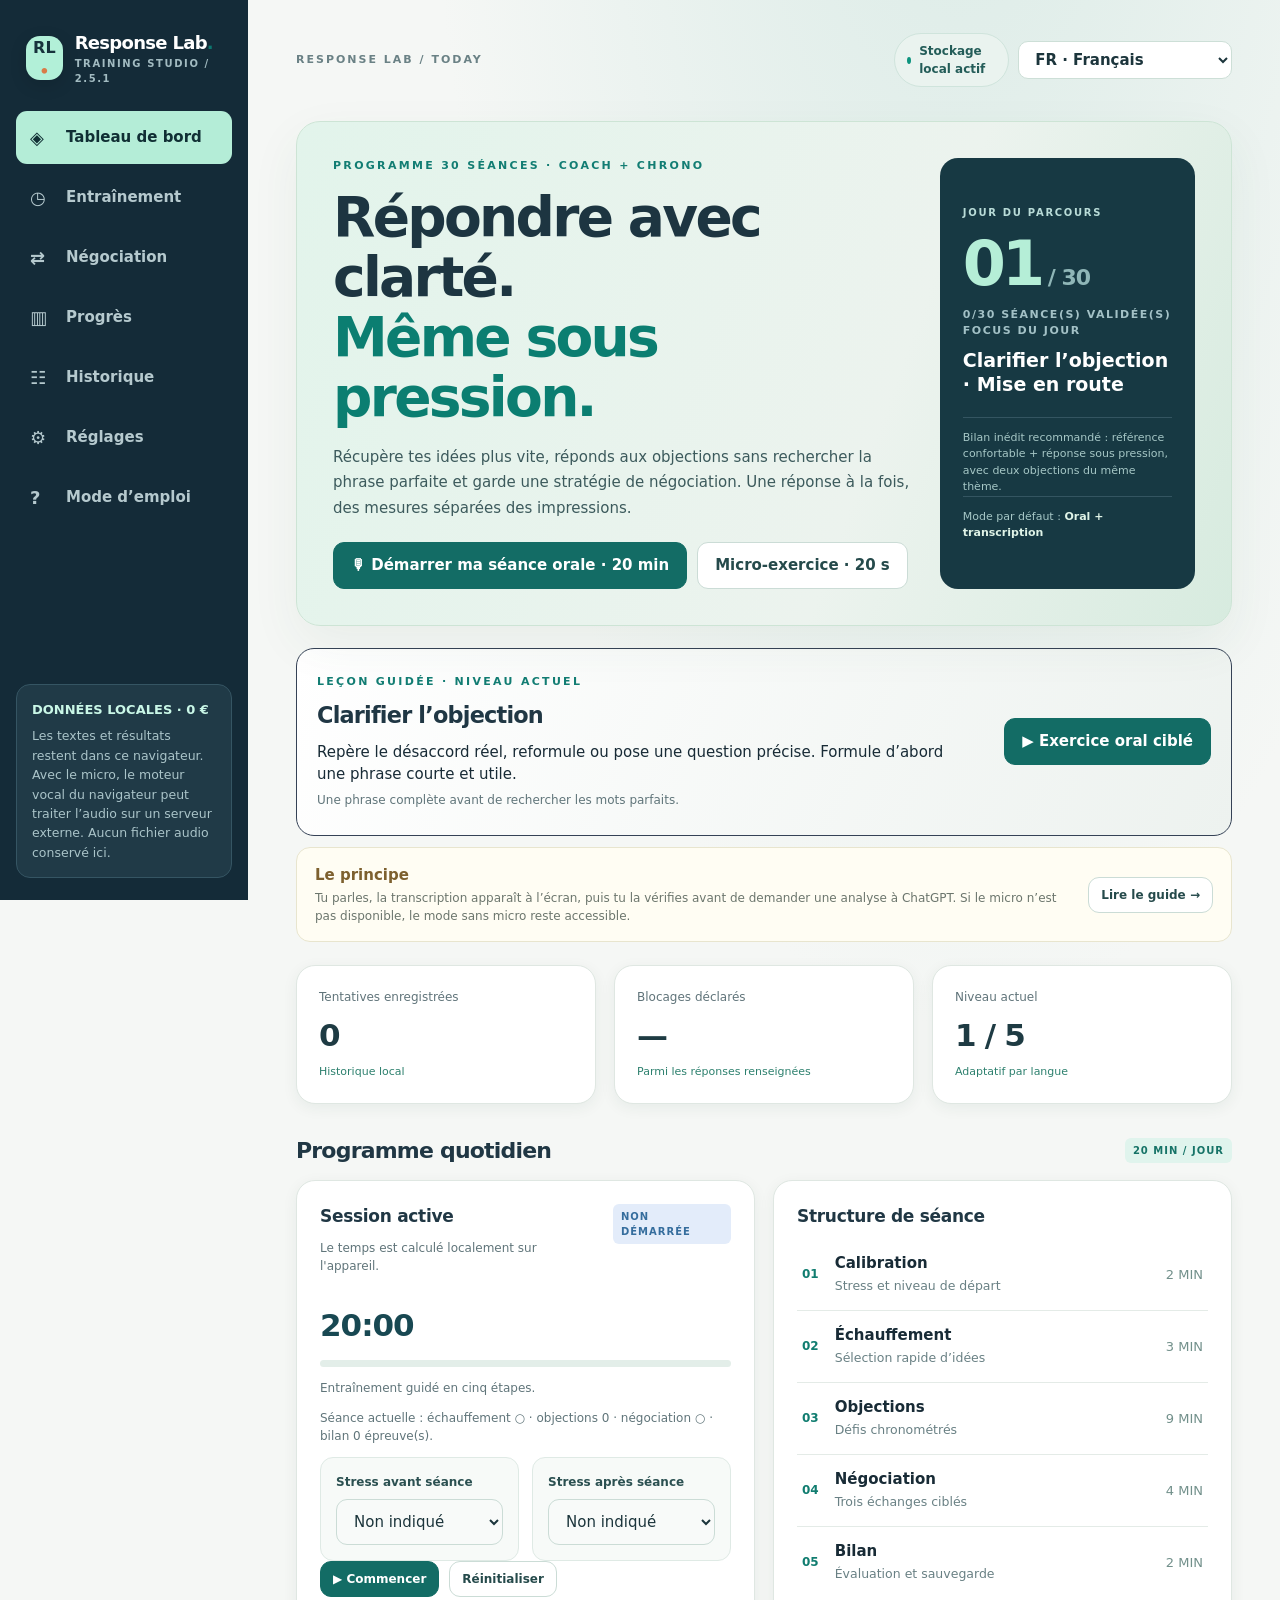
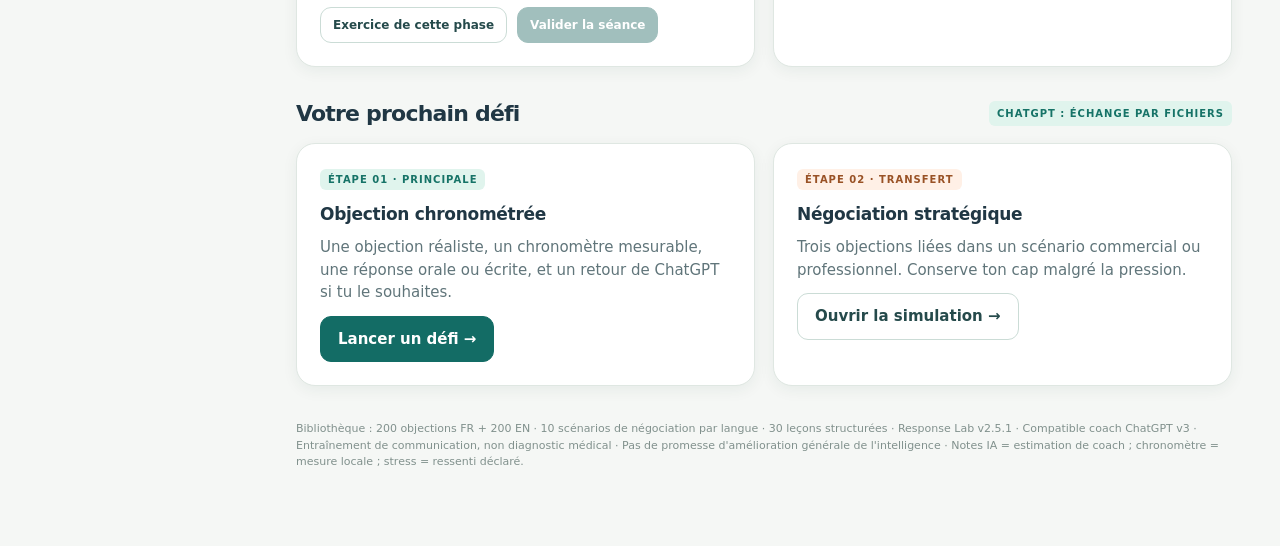
<file: index.html>
<!doctype html><html lang="fr"><head><meta charset="utf-8"><meta name="viewport" content="width=device-width,initial-scale=1,viewport-fit=cover"><meta name="theme-color" content="#152a38"><meta name="description" content="Entraînement de réactivité verbale, objections et négociation, avec mesures locales."><link rel="manifest" href="manifest.webmanifest"><link rel="icon" type="image/svg+xml" href="icons/icon.svg"><title>Response Lab 2.5.1 — Échanges avec ChatGPT par fichiers</title><link rel="stylesheet" href="assets/base.css"><link rel="stylesheet" href="assets/theme.css"></head>
<body><div class="layout">
<aside class="sidebar"><div class="brand"><div class="logo">RL<span>•</span></div><div><div class="brand-name">Response Lab<span style="color:var(--mint)">.</span></div><div class="brand-small">TRAINING STUDIO / 2.5.1</div></div></div>
<nav class="nav" aria-label="Navigation principale">
<button class="nav-btn active" data-view="home"><span class="nav-glyph">◈</span> Tableau de bord</button>
<button class="nav-btn" data-view="drill"><span class="nav-glyph">◷</span> Entraînement</button>
<button class="nav-btn" data-view="negotiation"><span class="nav-glyph">⇄</span> Négociation</button>
<button class="nav-btn" data-view="progress"><span class="nav-glyph">▥</span> Progrès</button>
<button class="nav-btn" data-view="history"><span class="nav-glyph">☷</span> Historique</button>
<button class="nav-btn" data-view="settings"><span class="nav-glyph">⚙</span> Réglages</button><button class="nav-btn" data-view="guide"><span class="nav-glyph">?</span> Mode d’emploi</button></nav>
<div class="aside-bottom"><b>DONNÉES LOCALES · 0 €</b><small>Les textes et résultats restent dans ce navigateur. Avec le micro, le moteur vocal du navigateur peut traiter l’audio sur un serveur externe. Aucun fichier audio conservé ici.</small></div></aside>
<main class="main"><div class="topbar"><div class="breadcrumb">RESPONSE LAB / <span id="crumb">TODAY</span></div><div class="top-actions"><span class="pill"><span class="online-dot"></span><span id="storage-status">Stockage local actif</span></span><select id="global-lang" class="language" aria-label="Langue d'entraînement"><option value="FR">FR · Français</option><option value="EN">EN · English</option></select></div></div>
<section class="view is-active" id="view-home">
<div class="hero"><div class="hero-main"><div class="eyebrow">PROGRAMME 30 SÉANCES · COACH + CHRONO</div><h1>Répondre avec clarté.<br><em>Même sous pression.</em></h1><p>Récupère tes idées plus vite, réponds aux objections sans rechercher la phrase parfaite et garde une stratégie de négociation. Une réponse à la fois, des mesures séparées des impressions.</p><div class="hero-actions"><button class="btn primary" data-action="start-session">🎙 Démarrer ma séance orale · 20 min</button><button class="btn ghost" data-action="warmup">Micro-exercice · 20 s</button></div></div><div class="hero-day"><span>JOUR DU PARCOURS</span><strong><span id="program-day">01</span><small> / 30</small></strong><div class="hero-day-label" id="program-completed">0/30 séance validée</div><div class="hero-day-label">Focus du jour</div><p id="today-focus">Établir le niveau de référence</p><div class="hero-day-foot" id="assessment-note">Bilan conseillé aux étapes 1, 7, 14, 21, 28 et 30.</div><div class="hero-day-foot">Mode par défaut : <span id="today-mode">Oral + transcription</span></div></div></div>
<div class="daily-lesson" role="region" aria-label="Leçon orale du jour"><div><span class="eyebrow">LEÇON GUIDÉE · NIVEAU ACTUEL</span><h2 id="today-skill">Clarifier l’objection</h2><p id="today-cue">Identifie le désaccord réel et réponds avec une phrase utile.</p><p class="hint" id="today-criterion"></p></div><div class="lesson-actions"><button class="btn primary" data-action="daily-drill">▶ Exercice oral ciblé</button><div id="coach-repair" hidden><p class="small" id="coach-repair-label">Correction du coach</p><button class="btn ghost small" data-action="coach-focus">↻ Entraîner mon point faible</button></div></div></div>
<div class="guide-strip"><div><b>Le principe</b><span>Tu parles, la transcription apparaît à l’écran, puis tu la vérifies avant de demander une analyse à ChatGPT. Si le micro n’est pas disponible, le mode sans micro reste accessible.</span></div><button class="btn ghost small" data-view="guide">Lire le guide →</button></div>
<div class="grid three"><div class="stat"><span>Tentatives enregistrées</span><strong id="stat-total">0</strong><small>Historique local</small></div><div class="stat"><span>Blocages déclarés</span><strong id="stat-block">—</strong><small>Parmi les réponses renseignées</small></div><div class="stat"><span>Niveau actuel</span><strong id="stat-level">1 / 5</strong><small>Adaptatif par langue</small></div></div>
<div class="section-head"><h2>Programme quotidien</h2><span class="tag">20 MIN / JOUR</span></div>
<div class="grid two"><div class="card"><div class="card-header"><div><h3>Session active</h3><p class="muted small">Le temps est calculé localement sur l'appareil.</p></div><span class="tag blue" id="session-status">NON DÉMARRÉE</span></div><div class="session-clock" id="session-clock">20:00</div><div class="progress-track"><div class="progress-fill" id="session-progress"></div></div><p class="small muted" id="session-phase">Démarre la séance pour suivre les 5 phases. Les exercices se lancent depuis leurs modules.</p><p class="small muted" id="session-checklist" aria-live="polite">Échauffement, objection et négociation à effectuer avant validation.</p><div class="field-grid"><div class="form-section"><label class="label" for="session-stress-before">Stress avant séance</label><select id="session-stress-before" class="input"><option value="">Non indiqué</option><option value="0">0/10</option><option value="1">1/10</option><option value="2">2/10</option><option value="3">3/10</option><option value="4">4/10</option><option value="5">5/10</option><option value="6">6/10</option><option value="7">7/10</option><option value="8">8/10</option><option value="9">9/10</option><option value="10">10/10</option></select></div><div class="form-section"><label class="label" for="session-stress-after">Stress après séance</label><select id="session-stress-after" class="input"><option value="">Non indiqué</option><option value="0">0/10</option><option value="1">1/10</option><option value="2">2/10</option><option value="3">3/10</option><option value="4">4/10</option><option value="5">5/10</option><option value="6">6/10</option><option value="7">7/10</option><option value="8">8/10</option><option value="9">9/10</option><option value="10">10/10</option></select></div></div><div class="flex"><button class="btn primary small" data-action="session-toggle" id="session-toggle">▶ Commencer</button><button class="btn ghost small" data-action="session-reset">Réinitialiser</button><button class="btn ghost small" data-action="next-phase">Exercice de cette phase</button><button class="btn primary small" id="session-finish" data-action="finish-session">Valider la séance</button></div></div><div class="card"><h3>Structure de séance</h3><div class="program-list" id="phase-list"></div></div></div>
<div class="section-head"><h2>Votre prochain défi</h2><span class="tag">ChatGPT : échange par fichiers</span></div><div class="grid two"><div class="card"><span class="tag">ÉTAPE 01 · PRINCIPALE</span><h3 style="margin-top:12px">Objection chronométrée</h3><p class="muted">Une objection réaliste, un chronomètre mesurable, une réponse orale ou écrite, et un retour de ChatGPT si tu le souhaites.</p><button class="btn primary" data-view="drill">Lancer un défi →</button></div><div class="card"><span class="tag orange">ÉTAPE 02 · TRANSFERT</span><h3 style="margin-top:12px">Négociation stratégique</h3><p class="muted">Trois objections liées dans un scénario commercial ou professionnel. Conserve ton cap malgré la pression.</p><button class="btn ghost" data-view="negotiation">Ouvrir la simulation →</button></div></div>
</section>
<section class="view" id="view-drill"><div class="header-title"><div class="eyebrow">MODULE 01 / RÉFLEXES VERBAUX</div><h1>Objections &amp; réflexes<span style="color:var(--mint)">.</span></h1><p>Avec un navigateur compatible, parle : la transcription apparaît automatiquement. Corrige uniquement les erreurs après l’exercice. Sinon, utilise le mode sans micro ou écrit.</p></div><div id="drill-content"></div></section>
<section class="view" id="view-negotiation"><div class="header-title"><div class="eyebrow">MODULE 02 / STRATEGIC EXCHANGE</div><h1>Négociation<span style="color:var(--mint)">.</span></h1><p>Simulations scénarisées en trois échanges. Le contexte reste cohérent ; les objections sont prédéfinies, pas générées en direct.</p></div><div id="neg-content"></div></section>
<section class="view" id="view-progress"><div class="header-title"><div class="eyebrow">ÉVALUER / SANS INVENTER</div><h1>Tableau de bord<span style="color:var(--mint)">.</span></h1><p>Le début oral est estimé par le navigateur ou signalé manuellement, et n’est pas un indicateur précis du temps de réflexion. Stress et blocages sont déclarés par toi ; ChatGPT n’évalue que le texte effectivement fourni.</p></div><div class="card" style="margin-bottom:18px"><div class="field-grid"><div class="form-section"><label class="label" for="metric-mode">Modalité analysée</label><select class="input" id="metric-mode"><option value="oral">Oral (micro ou manuel)</option><option value="text">Écrit (première saisie)</option></select></div><div class="form-section"><label class="label" for="metric-level">Niveau analysé</label><select class="input" id="metric-level"><option value="all">Tous les niveaux</option><option value="1">Niveau 1</option><option value="2">Niveau 2</option><option value="3">Niveau 3</option><option value="4">Niveau 4</option><option value="5">Niveau 5</option></select></div></div></div><div id="progress-content"></div></section>
<section class="view" id="view-history"><div class="header-title"><div class="eyebrow">YOUR LOCAL RECORDS</div><h1>Historique<span style="color:var(--mint)">.</span></h1><p>Conservez des données minimales : évitez de saisir des noms ou informations confidentielles de vraies personnes.</p></div><div class="card"><div class="notice" style="margin-bottom:16px"><b>ChatGPT évalue la qualité, pas toi.</b> Après avoir copié ta tentative, colle ici son rapport JSON. Les notes seront associées à la tentative d’origine grâce à attempt_id.</div><details class="optional-notes" style="margin-bottom:16px"><summary>Option de secours : coller le JSON</summary><div class="form-section"><label class="label" for="coach-json-history">Coller une évaluation JSON</label><textarea id="coach-json-history" rows="4" placeholder="Coller uniquement le JSON valide ici."></textarea><button class="btn ghost small" data-action="paste-coach" data-source="history">Importer ce texte</button></div></details><div class="flex" style="margin-bottom:15px"><button class="btn primary small" data-action="import-coach-file">↑ Importer mon fichier d’évaluation ChatGPT</button><button class="btn ghost small" data-action="export">↓ Sauvegarde complète</button><button class="btn ghost small" data-action="export-csv">↓ Export CSV</button><button class="btn ghost small" data-action="import">↑ Import JSON</button><input type="file" id="import-file" accept=".json,application/json" class="hidden"></div><div id="history-content"></div></div></section>
<section class="view" id="view-settings"><div class="header-title"><div class="eyebrow">YOUR TRAINING CONFIGURATION</div><h1>Réglages<span style="color:var(--mint)">.</span></h1><p>Entraînement exigeant, pression dosée, données locales. Les niveaux de français et d'anglais sont indépendants.</p></div><div class="grid two"><div class="card"><h3>Difficulté actuelle</h3><label class="label" for="setting-level-fr">Français</label><select class="input" id="setting-level-fr"></select><br><br><label class="label" for="setting-level-en">English</label><select class="input" id="setting-level-en"></select><p class="hint" style="margin-top:12px">Niveaux : 1 = 30 s · 2 = 20 s · 3 = 15 s · 4 = 10 s · 5 = 5 s. L'adaptation automatique peut ajuster ces choix.</p></div><div class="card"><h3>Challenge personnalisé</h3><label class="label" for="custom-challenge">Collez une objection reçue depuis ChatGPT ou DeepSeek</label><textarea id="custom-challenge" placeholder="Exemple : Votre proposition est trop chère et vous ne pouvez pas justifier ce prix."></textarea><button class="btn ghost small" data-action="use-custom">Utiliser comme prochain défi →</button><p class="hint" style="margin-top:12px">Le texte collé sert uniquement à l'exercice local. Évitez les données confidentielles.</p></div></div><div class="section-head"><h2>Contrôle des données</h2></div><div class="card stack"><p class="muted">Les réponses et notes sont stockées dans ce navigateur, sur cet appareil. Elles ne sont pas automatiquement synchronisées entre Windows et Android.</p><div class="flex"><button class="btn primary small" data-action="export">Exporter une sauvegarde</button><button class="btn ghost small" data-action="import">Importer une sauvegarde</button><button class="btn danger small" data-action="delete">Effacer les données locales</button></div><div class="notice">Pour utiliser le coach IA, télécharge le fichier JSON d’un exercice et joins-le à ChatGPT. Importe ensuite le fichier reçu depuis Historique. Aucun accès API n’est requis.</div></div></section>
<section class="view" id="view-guide"><div class="header-title"><div class="eyebrow">MODE D’EMPLOI / VERSION 2.5.1</div><h1>Un parcours simple<span style="color:var(--mint)">.</span></h1><p class="muted">3 gestes : parle → vérifie la transcription → enregistre. ChatGPT analyse ensuite le fichier JSON de l’exercice que tu joins volontairement. La transcription vocale peut utiliser un service externe au navigateur ; elle n’est pas garantie hors connexion.</p></div><div class="grid two"><div class="card"><span class="eyebrow">01 · PRÉPARATION</span><h3>Une séance de 20 minutes</h3><p>La leçon du jour cible une compétence précise parmi six. Le même jour propose une objection inédite de la compétence choisie. Depuis le Tableau de bord, clique sur « Démarrer ma séance ». Le compteur guide ton rythme : 2 min de calibration, 3 min d’échauffement, 9 min d’objections, 4 min de négociation et 2 min de bilan. Il ne change pas automatiquement de module.</p></div><div class="card"><span class="eyebrow">02 · RÉFÉRENCE</span><h3>Mesurer ton point de départ</h3><p>Dans Entraînement, choisis « Référence confortable · 60 s ». Prends une nouvelle objection, réponds, puis indique ton stress et ton éventuel blocage. La qualité sera évaluée par ChatGPT après transfert. Recommence une fois par semaine, sur des objections nouvelles.</p></div><div class="card"><span class="eyebrow">03 · ORAL RECOMMANDÉ</span><h3>Parler réellement à voix haute</h3><p>Sélectionne « Oral avec transcription ». Clique « Activer le micro et lancer le défi », autorise le micro et parle naturellement dès l’affichage de l’objection. Le texte apparaît. Termine, relis/corrige les erreurs, puis enregistre. Sans reconnaissance, utilise « Oral sans micro » et signale ton début de parole.</p></div><div class="card"><span class="eyebrow">04 · ÉCRIT</span><h3>Structurer tes arguments</h3><p>Choisis « Écrit » si tu veux travailler la structure des arguments. La première frappe est mesurée, pas la parole. Les indicateurs d’écrit et d’oral restent distincts.</p></div><div class="card"><span class="eyebrow">05 · RETOUR IA</span><h3>Analyse → correction → transfert</h3><p>Après la réponse, vérifie la transcription puis clique « Enregistrer et préparer l’analyse ChatGPT ». Le contenu est copié, pas envoyé. Colle-le dans ton coach Ultimate v3, puis importe son JSON. Une correction ciblée et un nouveau défi de la même compétence deviennent disponibles sans chercher l’exercice. L’application ne contacte jamais ChatGPT automatiquement.</p></div><div class="card"><span class="eyebrow">06 · PROGRESSION</span><h3>Des compétences, pas seulement un niveau</h3><p>Pas d’auto-note de qualité. Stress déclaré de 0 à 10, et blocage déclaré si tu le souhaites. Les notes de pertinence, raisonnement et stratégie (0–4) viennent de ChatGPT. Trois objections évaluées par ChatGPT et réussies peuvent faire progresser d’un niveau ; deux blocages successifs ou un stress élevé font baisser la pression. L'objectif est une réponse utile, pas le chiffre le plus rapide.</p></div><div class="card"><span class="eyebrow">07 · DONNÉES</span><h3>Sauvegarder et changer d’appareil</h3><p>Historique → « Export JSON » pour une sauvegarde complète. Sur un autre appareil, utilise « Import JSON ». Les données ne se synchronisent pas automatiquement ; une navigation privée ou une suppression du stockage peut effacer les résultats.</p></div><div class="card"><span class="eyebrow">08 · BILAN</span><h3>Interpréter sans surpromettre</h3><p>Progrès présente les tendances d’activité, les blocages déclarés et une comparaison exploratoire entre exercices confortables et chronométrés. Les notes de ChatGPT sont des estimations de coach, pas des mesures psychométriques ; elles ne prouvent pas à elles seules un transfert à la vie réelle.</p></div></div><div class="card guide-finale"><h3>Routine recommandée aujourd’hui</h3><p>Active le mode micro (ou sans micro si besoin) → réalise 1 micro-défi oral → 2 ou 3 objections → 1 tour de négociation → valide la séance. Après chaque réponse : vérifie le texte, indique stress/blocage, enregistre. En cas de blocage, réessaie avec plus de temps.</p><div class="flex"><button class="btn primary" data-view="drill">Démarrer les exercices →</button><button class="btn ghost" data-view="history">Ouvrir mon historique →</button></div></div></section>
<div class="footer">Bibliothèque : 200 objections FR + 200 EN · 10 scénarios de négociation par langue · 30 leçons structurées · Response Lab v2.5.1 · Compatible coach ChatGPT v3 · Entraînement de communication, non diagnostic médical · Pas de promesse d'amélioration générale de l'intelligence · Notes IA = estimation de coach ; chronomètre = mesure locale ; stress = ressenti déclaré.</div></main></div>
<div class="notification" id="toast" role="status" aria-live="polite"></div><div id="dialog-root" class="modal-shade"></div><script defer src="assets/training-plan.js"></script><script defer src="assets/training-fr-1.js"></script><script defer src="assets/training-fr-2.js"></script><script defer src="assets/training-en-1.js"></script><script defer src="assets/training-en-2.js"></script><script defer src="assets/app-core.js"></script><script defer src="assets/app-exercise.js"></script><script defer src="assets/app-runtime.js"></script></body></html>
</file>
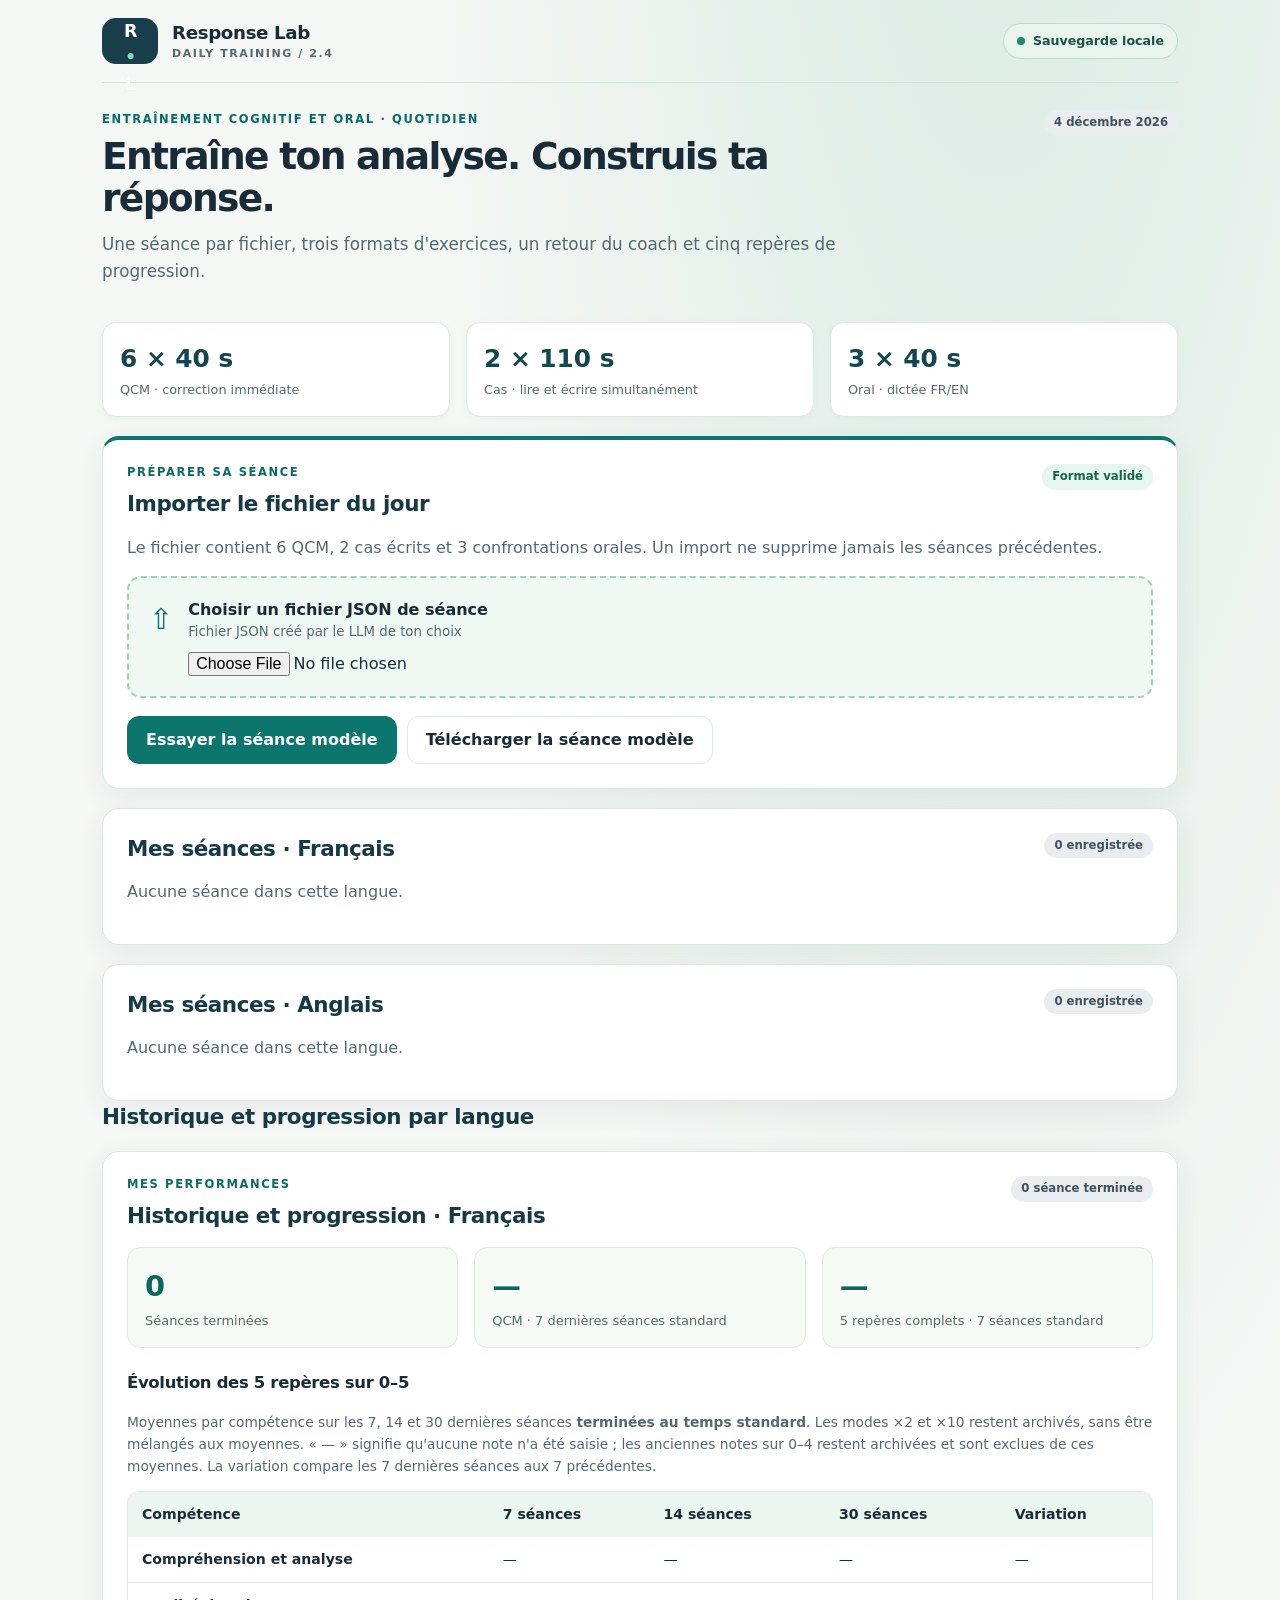
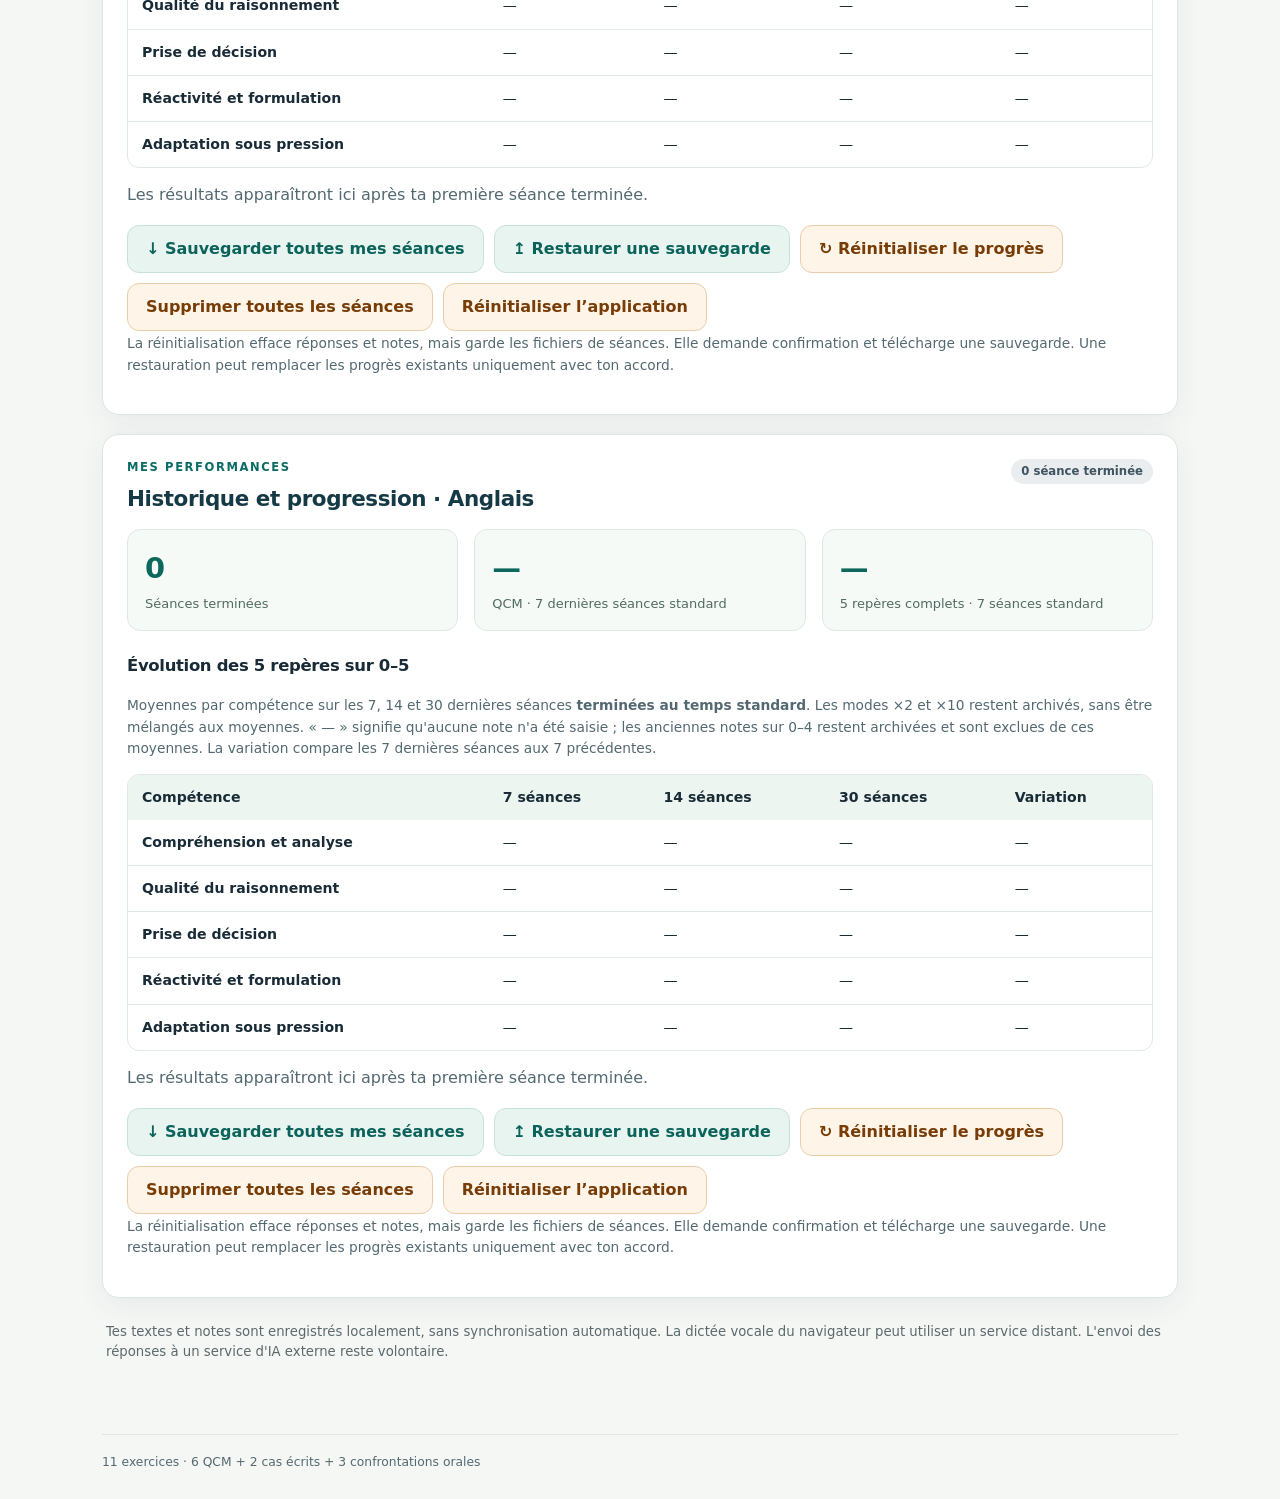
<file: daily/index.html>
<!doctype html>
<html lang="fr">
<head>
  <meta charset="utf-8">
  <meta name="viewport" content="width=device-width,initial-scale=1,viewport-fit=cover">
  <meta name="theme-color" content="#0c766e">
  <meta name="description" content="Response Lab Daily : quiz, cas écrits et confrontations orales chronométrés.">
  <title>Response Lab Daily 2.4 — Entraînement quotidien</title>
  <link rel="icon" href="icon.svg" type="image/svg+xml">
  <link rel="manifest" href="manifest.webmanifest">
  <link rel="stylesheet" href="assets/styles.css?v=2.4.0">
  <script defer src="assets/app.js?v=2.4.0"></script>
</head>
<body>
 <div class="app-shell">
  <header class="app-top">
   <a class="identity" href="./" aria-label="Response Lab Daily — accueil"><span class="logo">R<span>•</span>L</span><span><strong>Response Lab</strong><small>DAILY TRAINING / 2.4</small></span></a>
   <span class="local-pill"><span class="local-dot"></span> Sauvegarde locale</span>
  </header>
  <main id="app" class="main"><div class="panel"><h1>Initialisation de Response Lab…</h1><p>Chargement de l'interface quotidienne.</p></div></main>
  <footer class="footer"><span>11 exercices · 6 QCM + 2 cas écrits + 3 confrontations orales</span><span id="live-status" role="status" aria-live="polite"></span></footer>
 </div>
 <script>window.addEventListener('load',()=>{setTimeout(()=>{const el=document.getElementById('app');if(el&&el.textContent.includes('Initialisation de Response Lab'))el.innerHTML='<div class="panel" role="alert"><h1>Application non chargée</h1><p>Actualise la page avec une connexion pour récupérer les fichiers nécessaires. Ne supprime pas les données du site.</p></div>'},5000)})</script>
</body>
</html>
</file>
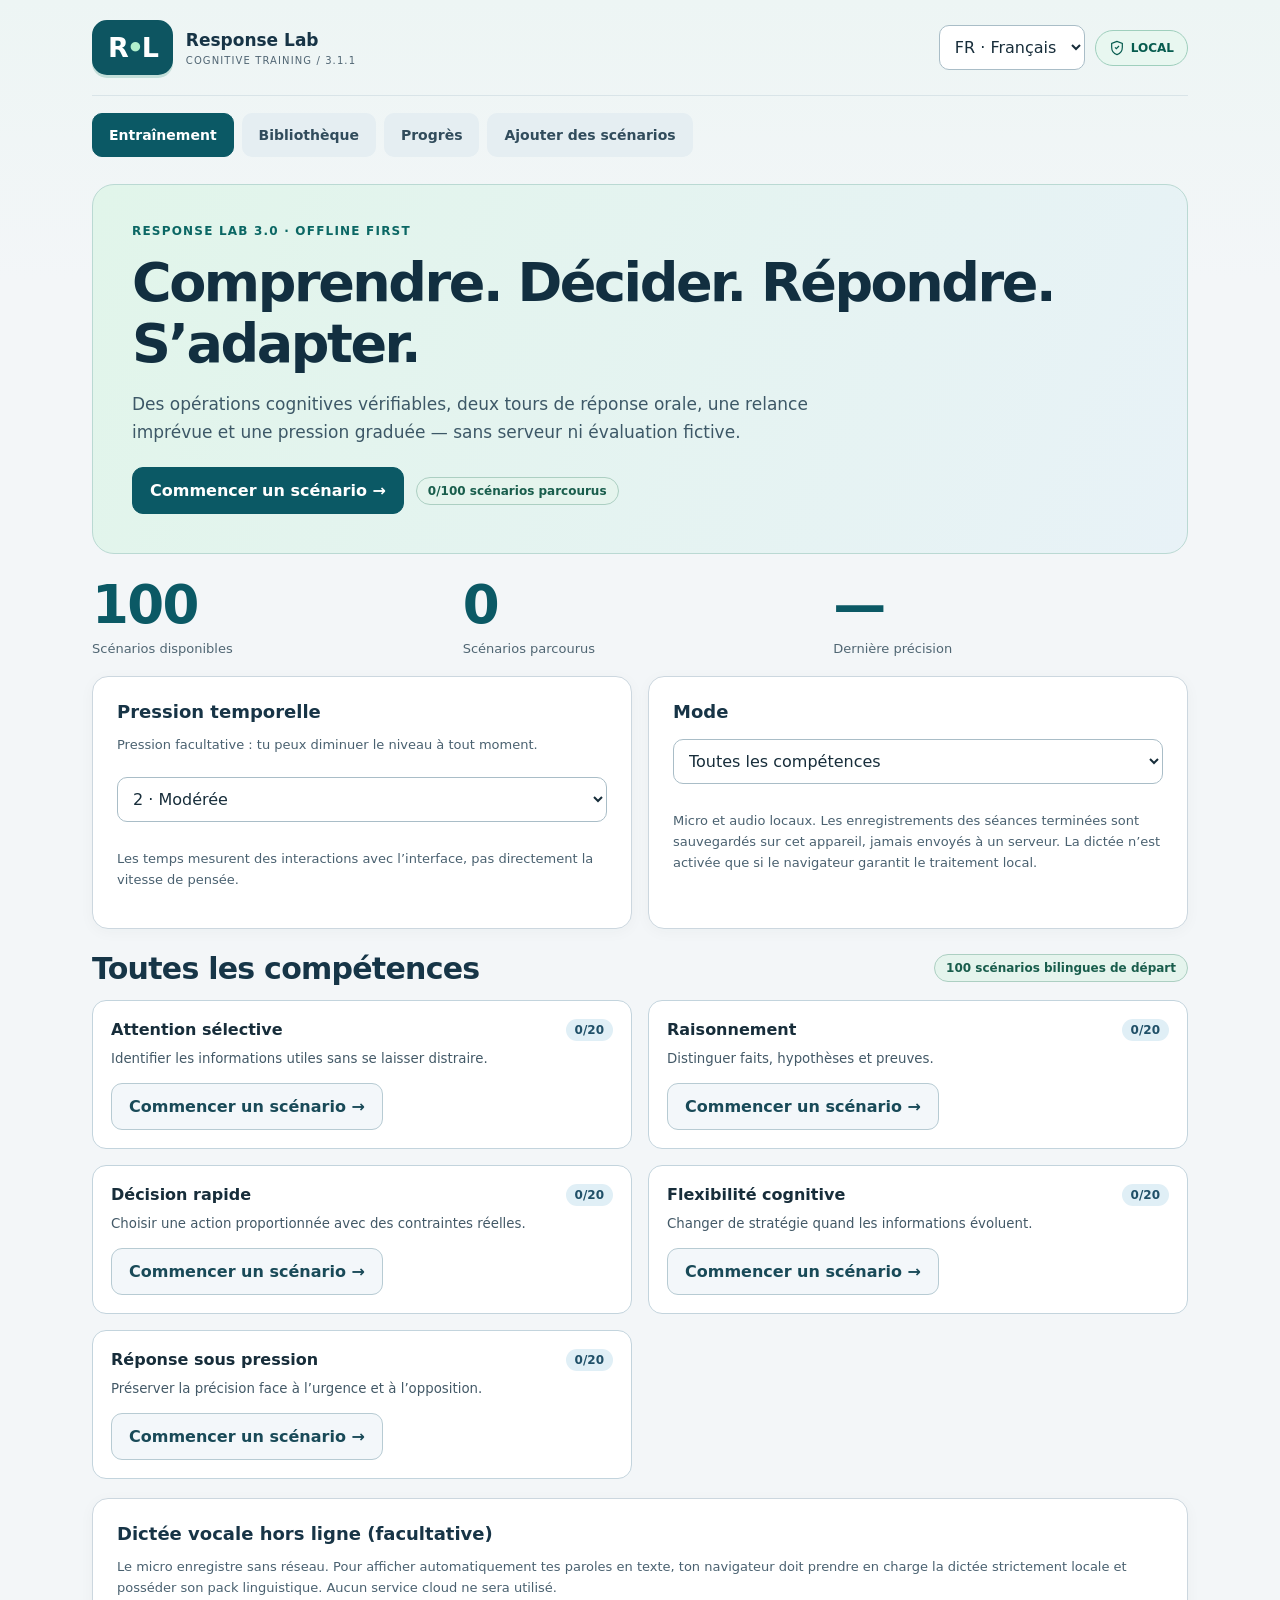
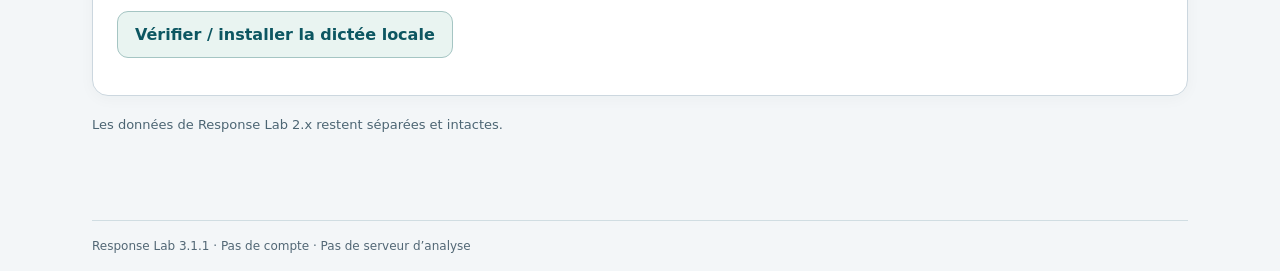
<file: v3-1/index.html>
<!DOCTYPE html>
<html lang="fr">
<head>
<meta charset="utf-8"><meta name="viewport" content="width=device-width, initial-scale=1, viewport-fit=cover">
<meta name="theme-color" content="#0b5965"><meta name="description" content="Response Lab 3.1 : entraînement cognitif, oral et adaptatif, gratuit et hors ligne.">
<link rel="manifest" href="manifest.webmanifest"><link rel="stylesheet" href="assets/style.css">
<title>Response Lab 3.1.1 — Cognitive Training</title>
</head>
<body>
<div class="shell">
<header class="topbar"><div class="brand" aria-label="Response Lab"><span class="brandmark">R<span>•</span>L</span><span><strong>Response Lab</strong><small>COGNITIVE TRAINING / 3.1.1</small></span></div><div class="head-controls"><label class="sr-only" for="lang">Langue</label><select id="lang" aria-label="Langue"><option value="fr">FR · Français</option><option value="en">EN · English</option></select><span class="privacy-mark" title="Local, sans API ni suivi"><svg viewBox="0 0 24 24" aria-hidden="true"><path d="M12 2 4 5v6c0 5.6 3.5 9.7 8 11 4.5-1.3 8-5.4 8-11V5l-8-3Zm-3 9 2 2 4-4"/></svg> LOCAL</span></div></header>
<nav class="tabs" aria-label="Sections"><button type="button" data-tab="home" class="active">Entraînement</button><button type="button" data-tab="library">Bibliothèque</button><button type="button" data-tab="progress">Progrès</button><button type="button" data-tab="import">Ajouter des scénarios</button></nav>
<main id="app" aria-live="polite"><div class="loading">Chargement de la bibliothèque locale…</div></main>
<footer><span>Response Lab 3.1.1 · Pas de compte · Pas de serveur d’analyse</span><span id="status" role="status"></span></footer>
</div>
<script defer src="assets/attention.js"></script><script defer src="assets/reasoning.js"></script><script defer src="assets/decision.js"></script><script defer src="assets/flexibility.js"></script><script defer src="assets/pressure.js"></script><script defer src="assets/app-core.js"></script><script defer src="assets/app-runtime.js"></script>
<script>
window.addEventListener('DOMContentLoaded', () => {
 setTimeout(() => {
  const app=document.getElementById('app');
  if(app && app.querySelector('.loading')){
   app.innerHTML='<div class="notice error" role="alert">Échec du chargement des scénarios. Reconnectez-vous puis actualisez cette page. / Scenarios failed to load. Reconnect and reload.</div>';
  }
 },5000);
});
</script>
</body></html>
</file>
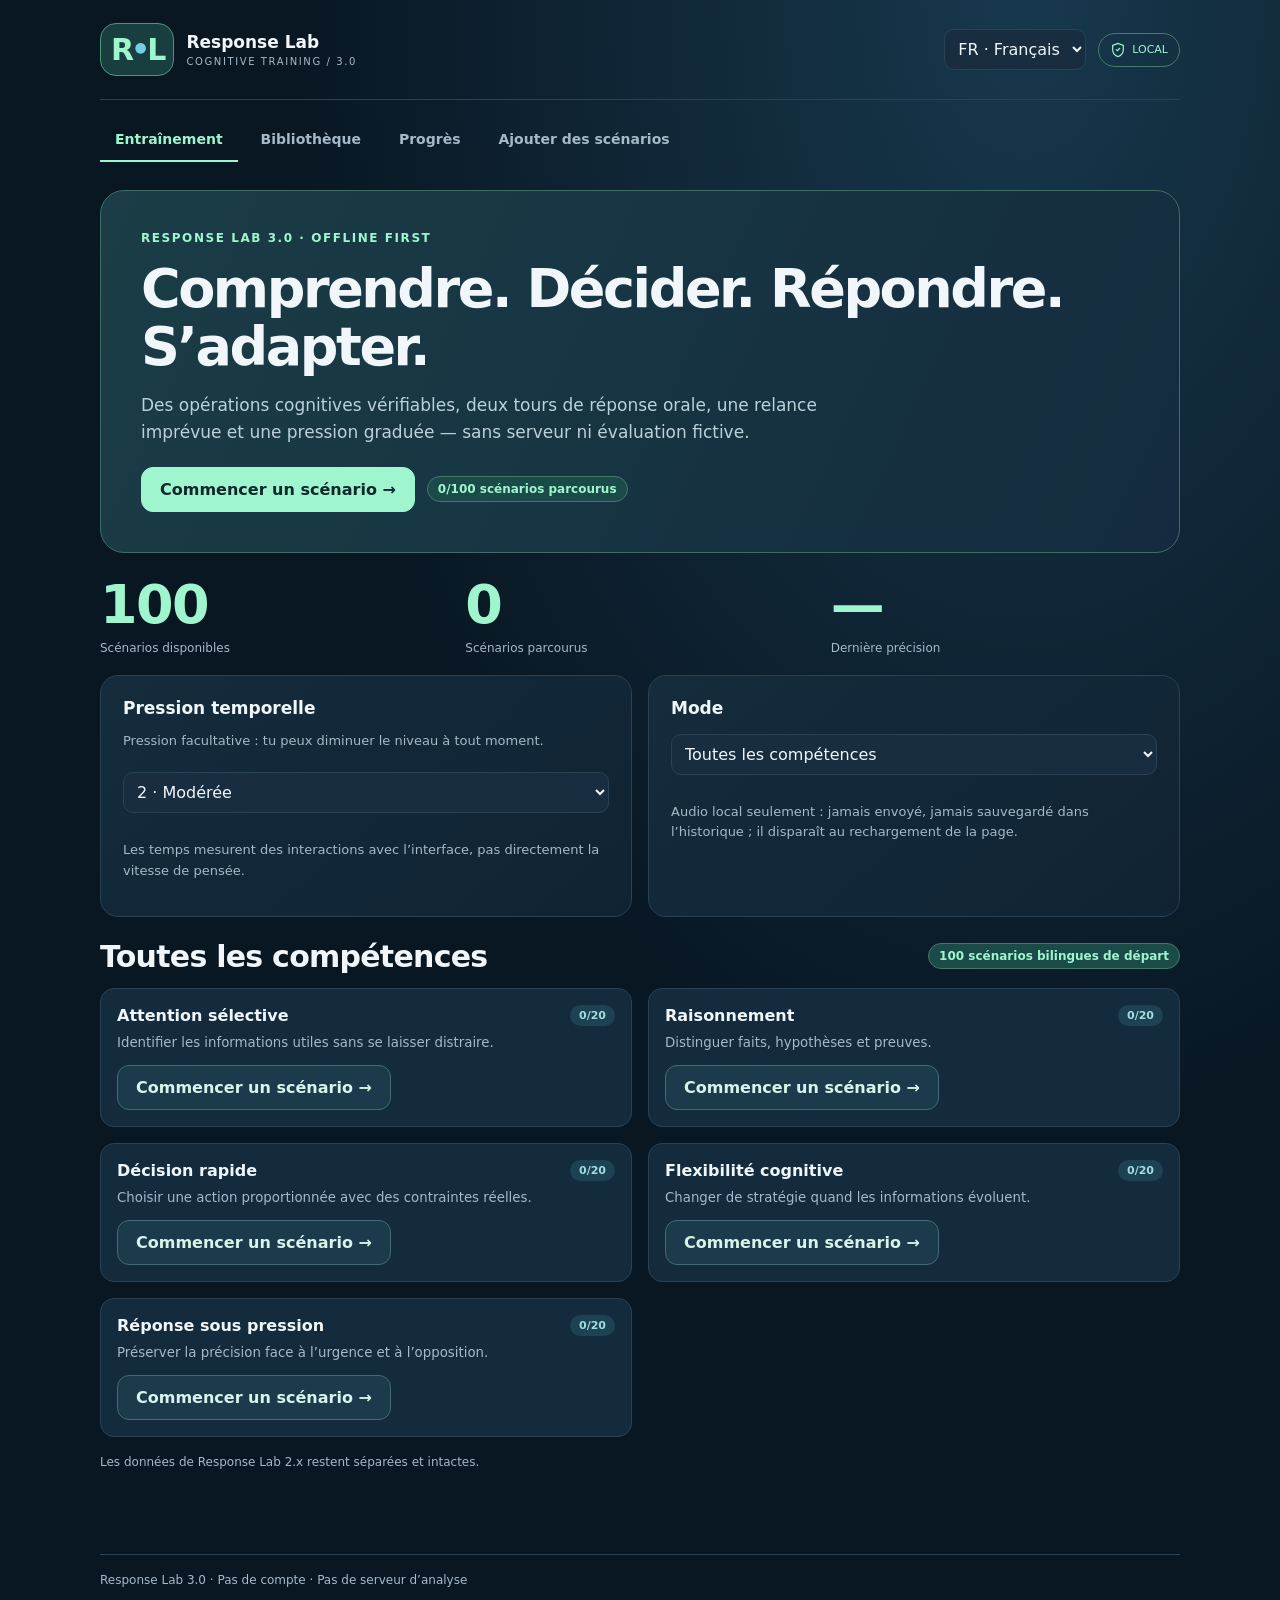
<file: v3/index.html>
<!DOCTYPE html>
<html lang="fr">
<head>
<meta charset="utf-8"><meta name="viewport" content="width=device-width, initial-scale=1, viewport-fit=cover">
<meta name="theme-color" content="#102235"><meta name="description" content="Response Lab 3.0 : entraînement cognitif, oral et adaptatif, gratuit et hors ligne.">
<link rel="manifest" href="manifest.webmanifest"><link rel="stylesheet" href="assets/style.css">
<title>Response Lab 3.0 — Cognitive Training</title>
</head>
<body>
<div class="shell">
<header class="topbar"><div class="brand" aria-label="Response Lab"><span class="brandmark">R<span>•</span>L</span><span><strong>Response Lab</strong><small>COGNITIVE TRAINING / 3.0</small></span></div><div class="head-controls"><label class="sr-only" for="lang">Langue</label><select id="lang" aria-label="Langue"><option value="fr">FR · Français</option><option value="en">EN · English</option></select><span class="privacy-mark" title="Local, sans API ni suivi"><svg viewBox="0 0 24 24" aria-hidden="true"><path d="M12 2 4 5v6c0 5.6 3.5 9.7 8 11 4.5-1.3 8-5.4 8-11V5l-8-3Zm-3 9 2 2 4-4"/></svg> LOCAL</span></div></header>
<nav class="tabs" aria-label="Sections"><button type="button" data-tab="home" class="active">Entraînement</button><button type="button" data-tab="library">Bibliothèque</button><button type="button" data-tab="progress">Progrès</button><button type="button" data-tab="import">Ajouter des scénarios</button></nav>
<main id="app" aria-live="polite"><div class="loading">Chargement de la bibliothèque locale…</div></main>
<footer><span>Response Lab 3.0 · Pas de compte · Pas de serveur d’analyse</span><span id="status" role="status"></span></footer>
</div>
<script defer src="assets/attention.js"></script><script defer src="assets/reasoning.js"></script><script defer src="assets/decision.js"></script><script defer src="assets/flexibility.js"></script><script defer src="assets/pressure.js"></script><script defer src="assets/app.js"></script>
</body></html>
</file>
<file: assets/base.css>
:root{color-scheme:dark;--bg:#0b111e;--panel:#151e2e;--panel2:#1b2637;--line:#2a374a;--text:#f4f6fc;--sub:#9ca9bd;--mint:#82efd0;--blue:#83aeff;--orange:#ffb787;--red:#f58f93;--shadow:0 22px 65px #05091455}
*{box-sizing:border-box}html{scroll-behavior:smooth}body{margin:0;font:15px/1.5 Inter,ui-sans-serif,system-ui,-apple-system,"Segoe UI",sans-serif;background:radial-gradient(ellipse at 76% -12%,#1b3a56 0%,transparent 36%),var(--bg);color:var(--text);min-height:100vh}button,input,textarea,select{font:inherit}button{cursor:pointer}button:focus-visible,input:focus-visible,textarea:focus-visible,select:focus-visible{outline:2px solid var(--mint);outline-offset:2px}button:disabled{opacity:.42;cursor:not-allowed}.layout{display:grid;grid-template-columns:248px minmax(0,1fr);min-height:100vh}.sidebar{border-right:1px solid var(--line);padding:28px 18px 18px;background:#0d1422;display:flex;flex-direction:column;gap:28px;position:sticky;top:0;height:100vh}.brand{display:flex;align-items:center;gap:12px;padding:0 10px}.logo{height:41px;width:41px;background:linear-gradient(135deg,#71e6d2,#81a8f6);color:#101926;border-radius:12px;display:grid;place-items:center;font-weight:900;font-size:22px;box-shadow:0 0 24px #75dbd833}.brand-name{font-size:18px;font-weight:900;letter-spacing:-.7px}.brand-small{font-size:10px;letter-spacing:1.6px;color:var(--sub);font-weight:800}.nav{display:grid;gap:7px}.nav-btn{background:none;border:0;color:#aab8c9;text-align:left;padding:13px 14px;border-radius:11px;display:flex;align-items:center;gap:12px;font-weight:650}.nav-btn:hover{background:#192435;color:white}.nav-btn.active{background:#25354a;color:#9aeddc}.nav-glyph{font-size:18px;display:inline-flex;width:24px}.aside-bottom{margin-top:auto;padding:15px;background:#172336;border:1px solid #304056;border-radius:14px}.aside-bottom b{display:block;font-size:13px}.aside-bottom small{display:block;color:var(--sub);margin-top:7px;line-height:1.55}.main{width:min(1170px,100%);margin:0 auto;padding:29px clamp(18px,4vw,48px) 75px}.topbar{display:flex;justify-content:space-between;align-items:center;gap:16px;margin-bottom:34px}.breadcrumb{font-size:11px;letter-spacing:2px;color:var(--sub);font-weight:850}.top-actions{display:flex;gap:9px;align-items:center}.pill{display:inline-flex;align-items:center;gap:8px;border:1px solid var(--line);border-radius:999px;padding:8px 12px;background:#172133;color:#bfcbda;font-size:12px;font-weight:700}.online-dot{width:7px;height:7px;border-radius:50%;background:var(--mint)}.language{background:#1e2d40;color:white;border:1px solid #38506a;border-radius:10px;padding:8px 12px;font-weight:750}.view{display:none;animation:up .2s ease}.view.is-active{display:block}@keyframes up{from{opacity:.3;transform:translateY(4px)}to{opacity:1;transform:translateY(0)}}.eyebrow{font-size:11px;font-weight:850;letter-spacing:2px;text-transform:uppercase;color:var(--mint)}h1{font-size:clamp(31px,4vw,51px);line-height:1.1;letter-spacing:-2px;margin:8px 0 15px;max-width:700px}h2{font-size:23px;letter-spacing:-.8px;margin:0 0 12px}h3{font-size:17px;letter-spacing:-.3px;margin:0 0 9px}p{margin:0 0 12px}.muted{color:var(--sub)}.small{font-size:12px}.hero{background:linear-gradient(120deg,#203249 0%,#162537 55%,#1c2c3c 100%);border:1px solid #35485c;border-radius:22px;padding:33px 35px;position:relative;overflow:hidden;margin-bottom:22px}.hero:after{content:"";position:absolute;width:290px;height:290px;border:1px solid #ffffff15;border-radius:50%;right:-112px;top:-110px;box-shadow:0 0 0 40px #ffffff05,0 0 0 80px #ffffff04;pointer-events:none}.hero p{max-width:590px;color:#b9c8d8;line-height:1.7}.hero-actions{display:flex;gap:10px;flex-wrap:wrap;margin-top:21px}.btn{border:1px solid #43526a;background:#26364c;color:var(--text);border-radius:11px;padding:11px 17px;font-weight:800;display:inline-flex;align-items:center;justify-content:center;gap:8px;text-decoration:none;min-height:43px}.btn:hover:not(:disabled){filter:brightness(1.15)}.btn.primary{color:#071c1f;background:var(--mint);border-color:var(--mint)}.btn.ghost{background:#162333}.btn.danger{background:#3a2630;border-color:#754452;color:#ffbec1}.btn.small{padding:8px 12px;min-height:33px;font-size:12px}.btn:disabled{filter:grayscale(.2)}.grid{display:grid;gap:18px}.grid.three{grid-template-columns:repeat(3,minmax(0,1fr))}.grid.two{grid-template-columns:repeat(2,minmax(0,1fr))}.stat{background:var(--panel);border:1px solid var(--line);border-radius:17px;padding:22px}.stat span{font-size:12px;color:var(--sub);display:block}.stat strong{display:block;font-size:31px;letter-spacing:-1.3px;margin-top:6px}.stat small{color:#85ead0;font-size:11px}.card{background:var(--panel);border:1px solid var(--line);border-radius:18px;padding:23px}.card-header{display:flex;justify-content:space-between;gap:15px;align-items:flex-start;margin-bottom:15px}.section-head{display:flex;justify-content:space-between;align-items:center;gap:15px;margin:30px 0 13px}.section-head h2{margin:0}.tag{font-size:10px;letter-spacing:1px;font-weight:800;text-transform:uppercase;border-radius:6px;padding:5px 8px;color:#9beedc;background:#1c3d42}.tag.orange{color:#ffcfaa;background:#533725}.tag.blue{color:#bbd0ff;background:#29385d}.program-list{display:grid;gap:0}.phase-row{padding:13px 5px;display:flex;gap:16px;align-items:center;border-bottom:1px solid #283649}.phase-row:last-child{border:0}.phase-idx{color:#82efd0;font-weight:900;font-variant-numeric:tabular-nums;font-size:12px}.phase-main{flex:1}.phase-main b{display:block}.phase-main small{color:var(--sub)}.phase-time{color:var(--sub);font-variant-numeric:tabular-nums;font-size:13px}.phase-row.now{background:#1a3340;margin:0 -7px;padding:13px 12px;border-radius:11px;border-bottom:none}.phase-row.completed{opacity:.56}.progress-track{height:7px;background:#293548;border-radius:999px;overflow:hidden;margin:12px 0}.progress-fill{height:100%;background:linear-gradient(90deg,#77b1ff,#84efd0);width:0%;transition:width .3s}.session-clock{font-size:31px;letter-spacing:-1px;font-weight:800;font-variant-numeric:tabular-nums}.flex{display:flex;align-items:center;gap:10px;flex-wrap:wrap}.stack{display:grid;gap:14px}.input,textarea,select{width:100%;border:1px solid #36485e;border-radius:11px;background:#0c1726;color:#eff7ff;padding:12px 13px;outline:0}textarea{min-height:118px;resize:vertical;line-height:1.65}textarea::placeholder,input::placeholder{color:#718399}.label{font-size:12px;font-weight:780;color:#b7c7d8;display:block;margin-bottom:8px}.subline{font-size:12px;color:var(--sub);margin-bottom:14px}.range{width:100%;accent-color:var(--mint)}.value{color:var(--mint);font-weight:900}.control-row{display:grid;grid-template-columns:repeat(2,minmax(0,1fr));gap:14px}.challenge-shell{border:1px solid #42626b;background:linear-gradient(135deg,#1c3540,#182536);border-radius:18px;padding:24px;margin:15px 0}.challenge-quote{font-size:clamp(17px,2.5vw,24px);line-height:1.4;font-weight:740;letter-spacing:-.4px;margin:13px 0 17px}.challenge-meta{display:flex;gap:7px;flex-wrap:wrap}.challenge-meta span{font-size:11px;background:#263a4b;border:1px solid #3d5265;color:#c7e0e8;border-radius:6px;padding:5px 8px}.timer{font-variant-numeric:tabular-nums;font-size:clamp(48px,8vw,76px);line-height:1;font-weight:900;letter-spacing:-3px;padding:6px 0}.timer.danger{color:var(--red)}.timer-note{font-size:12px;color:var(--sub)}.attention{padding:12px 15px;border:1px solid #765845;background:#3b2c26;border-radius:11px;color:#ffd0a4;font-size:13px}.success-note{padding:11px 13px;background:#17342e;border:1px solid #346458;border-radius:10px;color:#ade9da;font-size:13px}.hint{color:#9cabbc;font-size:12px;line-height:1.6}.rating-control{display:flex;gap:7px;flex-wrap:wrap}.rating-btn{width:43px;height:42px;background:#1f3044;border:1px solid #42546b;border-radius:10px;color:#dbe6f3;font-weight:900}.rating-btn.on{color:#092422;background:#87ebd2;border-color:#a8f3e1}.form-section{background:#121d2c;border:1px solid #2c3b4f;border-radius:13px;padding:15px}.field-grid{display:grid;grid-template-columns:repeat(2,minmax(0,1fr));gap:13px}.metric-table{width:100%;border-collapse:collapse}.metric-table th{text-align:left;font-size:11px;color:#93a5b7;letter-spacing:.5px;padding:12px 8px;border-bottom:1px solid var(--line)}.metric-table td{font-size:13px;padding:12px 8px;border-bottom:1px solid #273548;vertical-align:top}.metric-table tr:last-child td{border-bottom:0}.table-wrap{overflow:auto}.bar-chart{height:170px;display:flex;gap:8px;align-items:end;border-bottom:1px solid #3e5065;padding-bottom:5px}.bar-cell{flex:1;min-width:10px;display:flex;flex-direction:column;justify-content:end;align-items:center;gap:6px;height:100%}.bar{width:min(26px,100%);border-radius:5px 5px 0 0;min-height:3px;background:linear-gradient(0deg,#508acc,#91ecd9)}.bar-label{font-size:9px;color:var(--sub)}.list-row{display:flex;align-items:center;justify-content:space-between;gap:10px;border-bottom:1px solid #2b394c;padding:13px 0}.list-row:last-child{border:0}.empty{border:1px dashed #46556a;border-radius:13px;padding:22px;color:var(--sub);font-size:13px}.notification{position:fixed;bottom:22px;right:22px;z-index:40;background:#d4faed;color:#062924;border-radius:12px;padding:13px 18px;font-weight:800;box-shadow:var(--shadow);max-width:min(500px,90vw);display:none}.notification.show{display:block}.muted-link{color:var(--blue);text-decoration:underline;text-underline-offset:3px}.footer{margin-top:35px;color:#7f90a6;font-size:11px;line-height:1.5}.kbd{font-size:11px;border:1px solid #43536a;border-radius:5px;padding:1px 4px}.header-title{margin-bottom:28px}.header-title h1{margin:6px 0 12px}.header-title p{color:var(--sub);max-width:720px}.right{margin-left:auto}.warning-text{color:var(--orange)}.hidden{display:none!important}.check{accent-color:#83efd0;height:17px;width:17px}.modal-shade{position:fixed;inset:0;background:#000a;display:none;place-items:center;padding:20px;z-index:50}.modal-shade.open{display:grid}.modal{background:#182535;border:1px solid #40536d;border-radius:18px;padding:25px;width:min(560px,100%);max-height:90vh;overflow:auto}.neg-steps{display:flex;gap:8px}.neg-step{height:5px;background:#36495e;flex:1;border-radius:99px}.neg-step.done{background:#80edd0}.notice{border-left:3px solid #83aaf5;padding:11px 14px;background:#1b2b40;color:#c4d2e1;font-size:13px;border-radius:0 9px 9px 0}.sidenav-mini{display:none}
@media(max-width:980px){.layout{grid-template-columns:1fr}.sidebar{position:static;height:auto;padding:12px 16px;gap:12px;border-right:0;border-bottom:1px solid var(--line);flex-direction:row;align-items:center;flex-wrap:wrap}.brand{padding:0}.brand-name{font-size:16px}.nav{display:flex;overflow-x:auto;flex:1;justify-content:flex-end}.nav-btn{white-space:nowrap;padding:10px 12px;font-size:12px}.nav-glyph{width:auto}.aside-bottom{display:none}.main{padding:25px 20px 65px}.topbar{margin-bottom:23px}}
@media(max-width:640px){.sidebar{display:block}.brand{margin-bottom:12px}.nav{justify-content:flex-start;display:flex;width:100%;overflow:auto}.nav-btn{padding:9px 12px;font-size:12px}.nav-glyph{font-size:15px}.main{padding:18px 13px 45px}.topbar{margin-bottom:18px}.top-actions .pill{display:none}.hero{padding:24px 20px}.hero:after{opacity:.45}.grid.three,.grid.two,.field-grid,.control-row{grid-template-columns:1fr}.card{padding:17px}.stat{padding:17px}.stat strong{font-size:26px}.section-head{margin-top:22px}.timer{letter-spacing:-2px}.challenge-shell{padding:18px}.modal{padding:18px}.phase-row{gap:9px}.phase-time{font-size:11px}}
@media(max-width:980px){.layout{display:block;min-width:0}.sidebar,.main{min-width:0;width:100%}.nav{min-width:0;max-width:100%;overflow-x:auto;overflow-y:hidden}}
</file>
<file: assets/theme.css>
/* Response Lab 2 — design system: calm clarity, not gamified stress. */
:root{color-scheme:light;--bg:#f4f6f3;--panel:#fff;--panel2:#edf2ef;--line:#dfe8e4;--text:#182b36;--sub:#60747a;--mint:#0c766e;--blue:#245fa9;--orange:#a15327;--red:#ba3f46;--shadow:0 12px 36px #15364b10}
body{color:var(--text);background:radial-gradient(ellipse at 75% -20%,#d8eae5 0%,transparent 40%),#f5f7f5;font-family:Inter,ui-sans-serif,system-ui,-apple-system,'Segoe UI',sans-serif}
.sidebar{background:#142b38;color:#e8f4f1;border-right:0;gap:25px;padding:29px 16px 22px}
.brand-name{color:#fff}.brand-small{color:#a2bbc1}.brand .logo{height:44px;width:44px;border-radius:14px;font-size:16px;background:#b2f0d8;color:#17323c;box-shadow:0 5px 17px #0002}.brand .logo span{color:#d97b47}
.nav-btn{color:#b5c9ce}.nav-btn:hover{color:white;background:#254352}.nav-btn.active{background:#b4edd7;color:#102f34;font-weight:900}.nav-glyph{color:inherit}.aside-bottom{background:#203a47;border:1px solid #355563}.aside-bottom b{color:#c9f7e7}.aside-bottom small{color:#aac4c9}
.main{width:min(1220px,100%);padding-top:33px}.breadcrumb{color:#6a8185}.pill{background:#eaf3ef;border-color:#cfe4dc;color:#235c58}.online-dot{background:#0d947e}.language{color:#1c353c;background:#fff;border-color:#cddfd7}
h1{font-size:clamp(36px,4.7vw,62px);font-weight:820;letter-spacing:-2.7px;color:#1d3541}h2,h3{color:#203744}.eyebrow{color:#127d73;letter-spacing:2.3px}.hero{display:grid;grid-template-columns:minmax(0,1.5fr) minmax(230px,.65fr);align-items:stretch;gap:18px;background:linear-gradient(110deg,#e2f4eb,#ecf3ee 62%,#d7ebdf);border:1px solid #cde4d5;padding:36px;border-radius:24px;box-shadow:0 18px 50px #2d604010}.hero:after{display:none}.hero p{color:#3c5a5c;font-size:15px;max-width:620px}.hero h1{font-size:clamp(34px,4.3vw,58px);line-height:1.09;margin:12px 0 18px}.hero h1 em{font-style:normal;color:#0b7e71}.hero-main{position:relative;z-index:1}.hero-day{position:relative;z-index:1;padding:21px 23px;border-radius:18px;background:#173943;color:#e4f7f1;min-width:0;display:flex;flex-direction:column;justify-content:center}.hero-day>span{font-size:10px;letter-spacing:1.7px;font-weight:850;color:#b9dcd8}.hero-day>strong{font-size:62px;line-height:1.05;letter-spacing:-4px;color:#b5eed7;margin:11px 0}.hero-day>strong small{font-size:22px;letter-spacing:-1px;color:#8fb6b7}.hero-day-label{font-size:11px;text-transform:uppercase;letter-spacing:1.5px;color:#a3c1c6;font-weight:800}.hero-day p{font-size:19px;line-height:1.28;font-weight:750;color:white;margin:8px 0 20px}.hero-day-foot{border-top:1px solid #345561;padding-top:12px;font-size:11px;color:#a6c7c6}.hero-day-foot span{color:#dff3e7;font-weight:800}
.btn{border:1px solid #cadad7;background:#fff;color:#28424b;box-shadow:none}.btn:hover:not(:disabled){filter:none;border-color:#8cbbaf;box-shadow:0 5px 12px #35564f18;transform:translateY(-1px)}.btn.primary{background:#136c65;border-color:#136c65;color:#fff}.btn.ghost{background:#fff;color:#254a4b;border-color:#cbdcd6}.btn.danger{background:#fff1f2;color:#9c313b;border-color:#e6b9bf}.btn.small{min-height:36px}
.stat,.card{background:#fff;border:1px solid #dfe7e2;box-shadow:0 4px 15px #123c3010}.stat{border-radius:19px}.stat strong{color:#1e3b43}.stat small{color:#2d806e}.card{border-radius:19px}.card-elevated{box-shadow:0 15px 37px #183c3812}.section-head h2{font-size:22px}.tag{background:#e0f4ed;color:#167367}.tag.blue{background:#e3ecfa;color:#356d9d}.tag.orange{background:#fff0e6;color:#995226}.notice{background:#ebf3fc;border-left-color:#4a87c9;color:#365c7c}.success-note{background:#e7f6eb;border-color:#bbdfca;color:#1b6e50}.hint,.muted,.subline{color:#60757a}.attention{background:#fff0e2;border-color:#eac3a8;color:#8d532a}.challenge-shell{background:linear-gradient(135deg,#ecf8f2,#f4f7f8);border:1px solid #cde1d6}.challenge-quote{color:#163b3d}.challenge-meta span{background:#e0ede8;color:#426c6b;border-color:#c6ddd6}.timer{color:#183c3e}.timer.danger{color:var(--red)}.timer-note{color:#71878b}.input,textarea,select{background:#f8faf9;color:#1c353c;border:1px solid #cbdcd6}.input:focus,textarea:focus,select:focus{border-color:#188776}.input::placeholder,textarea::placeholder{color:#85989a}.label{color:#2b5051}.form-section{background:#f7faf8;border:1px solid #dfeae5}.rating-btn{background:#f5f8f7;border:1px solid #c9dad5;color:#31545c}.rating-btn.on{background:#167b70;color:white;border-color:#167b70}.program-list .phase-row{border-color:#e4ebe7}.phase-idx{color:#117d70}.phase-main small{color:#698084}.phase-time{color:#72908b}.phase-row.now{background:#e3f4ed}.phase-row.completed{opacity:.7}.progress-track{background:#e3eee9}.progress-fill{background:linear-gradient(90deg,#1b91a0,#58bea5)}.session-clock{color:#184852}.table-wrap{border:1px solid #e4ebe7;border-radius:13px}.metric-table th{background:#f4f8f5;color:#567071}.metric-table th,.metric-table td{border-color:#e8eeea}.metric-table td{color:#2a454b}.bar-chart{border-color:#dfeae5}.bar{background:linear-gradient(0deg,#1b8f88,#95d8b4)}.bar-label{color:#718589}.list-row,.scenario-choice{border-color:#e5ebe8}.empty{color:#667f80;border-color:#cadad4}.footer{color:#81918d}.modal{background:#fff;border-color:#d4e2dd;color:#243e43}.notification{background:#1d504b;color:white}.header-title p{color:#687d7e}.header-title h1{font-size:clamp(33px,4vw,52px)}
.guide-strip{display:flex;align-items:center;justify-content:space-between;gap:20px;padding:16px 18px;margin:-5px 0 23px;background:#fffdf3;border:1px solid #e8e5ce;border-radius:14px}.guide-strip b{display:block;color:#7d602e;margin-bottom:3px}.guide-strip span{font-size:12px;color:#6c766d;display:block}.guide-strip .btn{white-space:nowrap}.mode-choice{display:grid;grid-template-columns:repeat(2,minmax(0,1fr));gap:10px;margin:12px 0 20px}.mode-option{border:1px solid #cfdfd6;color:#325157;border-radius:13px;background:#f9fcfa;padding:15px;text-align:left}.mode-option.chosen{background:#e0f6ed;border-color:#288778;box-shadow:inset 0 0 0 1px #288778}.mode-option b,.mode-option small{display:block}.mode-option b{font-size:13px}.mode-option small{font-size:11px;color:#647f7a;margin-top:5px}.oral-controls{display:flex;gap:12px;flex-wrap:wrap;margin:16px 0}.timer-head{display:flex;justify-content:space-between;align-items:flex-start;gap:12px}.focus-card{border-color:#b3d7c6}.scenario-choice{display:flex;justify-content:space-between;gap:16px;align-items:center;padding:18px 0;border-bottom:1px solid}.scenario-choice:last-child{border:0}.scenario-choice b{color:#24505b}.scenario-choice .btn{white-space:nowrap}.next-step{padding:14px 17px;background:#f1f7f4;border-radius:12px;margin:17px 0}.next-step p{margin:5px 0 0}.compare-metric{padding:18px;border:1px solid #e3ece8;border-radius:12px;background:#f7faf8}.compare-metric span,.compare-metric small{display:block;font-size:12px;color:#657b7b}.compare-metric strong{display:block;font-size:27px;color:#1c5352;margin:7px 0}.guide-finale{margin-top:18px;background:#eaf4ee}
@media(max-width:980px){.sidebar{background:#142b38;border-bottom:0}.nav-btn.active{background:#b5eed7}.nav-btn{color:#bdcdd1}.hero{grid-template-columns:1fr 250px}.main{padding-top:20px}}
@media(max-width:740px){.hero{grid-template-columns:1fr}.hero-day{display:block}.hero-day>strong{font-size:46px;margin:6px 0}.hero-day p{margin:6px 0 8px;font-size:16px}.hero-day-foot{margin-top:10px}.guide-strip{align-items:start}.mode-choice{grid-template-columns:1fr}}
@media(max-width:640px){.sidebar{padding:12px 12px 7px}.sidebar .brand{margin-bottom:11px}.sidebar .brand-name{font-size:16px}.nav{gap:4px;padding:0 0 5px}.nav-btn{padding:8px 11px}.main{padding:17px 13px 60px}.topbar{flex-wrap:wrap}.hero{padding:23px 20px;gap:16px}.hero h1{font-size:34px;letter-spacing:-1.7px}.hero-actions{gap:9px}.hero-actions .btn{width:100%}.hero-day{padding:17px}.guide-strip{display:block}.guide-strip .btn{margin-top:10px}.oral-controls .btn{width:100%}.timer-head{display:block}.scenario-choice{display:block}.scenario-choice .btn{margin-top:12px}.grid.three,.grid.two,.field-grid{grid-template-columns:1fr}.tag{letter-spacing:.3px}}

@media(max-width:740px){.hero-day>strong{display:block}.hero-day>span{display:block}}
/* v2.1: let grid cards shrink inside narrow mobile viewports. */
.grid > *, .card, .compare-metric, .main, .view { min-width:0; max-width:100%; }
.bar-chart {min-width:0; max-width:100%; overflow:hidden; gap:4px;}
.bar-cell {min-width:0;}
.metric-table {min-width:560px;}
.table-wrap {max-width:100%;overflow-x:auto;}
@media (max-width:640px) {.bar-label {font-size:8px;letter-spacing:-.4px;}}

/* Response Lab 2.3 — speech-first interface */
.mode-choice{grid-template-columns:repeat(3,minmax(0,1fr))}
.mode-option{cursor:pointer;min-height:103px;transition:border-color .15s,transform .15s,background .15s}
.mode-option:hover:not(:disabled){transform:translateY(-1px);border-color:var(--mint)}
.mode-option:disabled{opacity:.45;cursor:not-allowed}
.mode-option:focus-visible,.btn:focus-visible{outline:3px solid #4d9cff;outline-offset:2px}
.privacy-note{font-size:12px;line-height:1.65;background:#f3f6fb;color:#425966;border:1px solid #cfdae5;border-radius:12px;padding:14px 17px;margin:13px 0}
.voice-panel{background:#f5faf9;border:1px solid #b6d7cc;border-radius:16px;padding:18px;margin:16px 0;min-width:0}
.voice-panel-title{display:flex;align-items:center;gap:9px;color:#185d56;font-size:14px}
.voice-dot{display:inline-block;width:10px;height:10px;border-radius:50%;background:#138a6c;box-shadow:0 0 0 5px #138a6c1f;animation:voicepulse 1.9s ease-in-out infinite}
@keyframes voicepulse{50%{box-shadow:0 0 0 10px #138a6c08;opacity:.7}}
.voice-transcript{background:white;color:#163743;min-height:94px;border-radius:12px;padding:14px 16px;margin:10px 0 6px;white-space:pre-wrap;overflow-wrap:anywhere;font-size:17px;line-height:1.55}
.voice-interim{min-height:12px;color:#488475;font-style:italic;overflow-wrap:anywhere;font-size:13px}
.voice-status{color:#41645c;font-size:12px;margin:8px 0}
.voice-wait{text-align:center;padding:25px 10px 30px}
.voice-pulse{font-size:52px;margin:10px auto 22px;animation:voicepulse 1.9s ease-in-out infinite;width:75px;height:75px;border-radius:50%;display:grid;place-items:center}
.optional-notes{margin:15px 0;border:1px dashed #a8bcb7;border-radius:12px;padding:12px}
.optional-notes summary{cursor:pointer;color:#47646c;font-size:12px;font-weight:700}
.optional-notes textarea{margin-top:13px}
@media(max-width:850px){.mode-choice{grid-template-columns:1fr}.mode-option{min-height:72px}}
@media(max-width:640px){.voice-panel{padding:13px}.voice-transcript{font-size:16px}.mode-option{padding:12px 14px}.oral-controls{gap:8px}}
@media(prefers-reduced-motion:reduce){.voice-dot,.voice-pulse{animation:none}}

/* Response Lab 2.4: visible competence-based lesson and feedback-to-transfer loop. */
.daily-lesson{margin:20px 0 16px;border:1px solid var(--border,#354256);border-radius:18px;padding:20px;display:flex;justify-content:space-between;align-items:center;gap:18px;background:linear-gradient(115deg,var(--panel,#182436),var(--panel2,#203347));}
.daily-lesson h2{margin:8px 0;font-size:1.4rem}.daily-lesson p{margin:5px 0;max-width:650px}.lesson-actions{flex:0 0 auto;display:flex;flex-direction:column;gap:12px;align-items:stretch}.lesson-actions .btn{max-width:100%;white-space:normal}.lesson-actions p{max-width:260px}
.coach-results{padding:16px;margin:18px 0;border:1px solid #388978;border-radius:14px;background:rgba(28,130,114,.10)}.coach-results h3{margin:10px 0 8px}.coach-results p{white-space:pre-wrap;overflow-wrap:anywhere}.coach-results .flex{margin:14px 0 8px}
.skill-progress .skill-row{display:flex;justify-content:space-between;align-items:center;padding:11px 0;border-bottom:1px solid var(--border,#354256);gap:15px}.skill-row span{display:flex;flex-direction:column;gap:4px}.skill-row small{font-size:.8rem;opacity:.78}.skill-progress .notice{margin-top:15px}
@media(max-width:760px){.daily-lesson{flex-direction:column;align-items:stretch}.lesson-actions{width:100%}.daily-lesson h2{font-size:1.24rem}}
</file>
<file: daily/assets/styles.css>
:root{color-scheme:light;--bg:#eff3f4;--surface:#fff;--surface2:#f6f9fa;--ink:#142d36;--muted:#526773;--line:#d8e2e5;--primary:#135968;--primaryHover:#0d4653;--soft:#e1eef1;--success:#16664c;--successBg:#e4f4ed;--warn:#83500c;--warnBg:#fff2dd;--danger:#9d3538;--radius:16px;--shadow:0 4px 22px rgba(17,50,57,.06)}
*{box-sizing:border-box}html{scroll-behavior:smooth}body{margin:0;min-height:100vh;background:var(--bg);color:var(--ink);font-family:system-ui,-apple-system,"Segoe UI",Roboto,Arial,sans-serif;line-height:1.5}button,input,textarea,select{font:inherit}button{cursor:pointer}button:disabled{opacity:.55;cursor:not-allowed}a{color:var(--primary);text-underline-offset:3px}.app-shell{max-width:1120px;margin:auto;padding:0 22px}.app-top{display:flex;justify-content:space-between;align-items:center;gap:16px;padding:22px 0;border-bottom:1px solid var(--line)}.identity{color:inherit;text-decoration:none;display:flex;align-items:center;gap:14px}.identity>span:nth-child(2){display:grid;gap:0}.identity strong{font-weight:800;letter-spacing:-.02em;font-size:1.14rem}.identity small{font-size:.69rem;color:var(--muted);letter-spacing:.14em;font-weight:700}.logo{height:46px;min-width:56px;display:grid;place-items:center;background:var(--primary);color:#fff;border-radius:13px;font-size:1.1rem;font-weight:900;letter-spacing:-.08em}.logo span{color:#a9dfd9}.local-pill{display:inline-flex;align-items:center;gap:8px;border:1px solid #bdd6d1;background:#e9f3f1;color:#185346;border-radius:40px;padding:8px 13px;font-size:.79rem;font-weight:700}.local-dot{background:#1d8a6a;width:8px;height:8px;border-radius:50%}.main{padding:28px 0 44px;min-height:70vh}.footer{border-top:1px solid var(--line);padding:18px 0 28px;display:flex;justify-content:space-between;gap:20px;color:var(--muted);font-size:.77rem}.topline{display:flex;justify-content:space-between;gap:16px;align-items:flex-start;margin-bottom:21px}.eyebrow{font-weight:800;color:var(--primary);text-transform:uppercase;letter-spacing:.14em;font-size:.72rem;margin:0 0 7px}h1,h2,h3,p{margin-top:0}h1{font-size:clamp(1.7rem,4vw,2.65rem);letter-spacing:-.045em;line-height:1.12;margin-bottom:12px}h2{font-size:1.34rem;letter-spacing:-.02em}h3{font-size:1.03rem;letter-spacing:-.02em}p{line-height:1.57}.lead{font-size:1.05rem;color:var(--muted);max-width:780px}.muted{color:var(--muted)}.small{font-size:.86rem}.tiny{font-size:.77rem}.panel{background:var(--surface);border:1px solid var(--line);border-radius:var(--radius);padding:24px;box-shadow:var(--shadow)}.panel+.panel{margin-top:16px}.soft{background:var(--surface2)}.grid{display:grid;gap:16px}.grid2{grid-template-columns:repeat(2,minmax(0,1fr))}.grid3{grid-template-columns:repeat(3,minmax(0,1fr))}.feature{padding:17px;border:1px solid var(--line);border-radius:14px;background:#fff}.feature strong{display:block;font-size:1.35rem}.feature span{display:block;font-size:.8rem;color:var(--muted)}.btn{display:inline-flex;justify-content:center;align-items:center;gap:8px;min-height:45px;padding:11px 18px;border-radius:11px;border:1px solid var(--line);font-weight:750;background:#fff;color:var(--ink);text-decoration:none;transition:background .15s,transform .12s}.btn:hover:not(:disabled){background:var(--soft)}.btn:active:not(:disabled){transform:translateY(1px)}.btn.primary{color:#fff;background:var(--primary);border-color:var(--primary)}.btn.primary:hover:not(:disabled){background:var(--primaryHover)}.btn.ghost{background:transparent}.btn.subtle{background:var(--soft);color:var(--primary);border-color:#c1d9dd}.btn.warn{background:#fff4e8;color:#783d07;border-color:#e9cdab}.actions{display:flex;flex-wrap:wrap;gap:10px;align-items:center;margin:18px 0 2px}.actions:last-child{margin-bottom:0}.upload{display:flex;gap:15px;align-items:flex-start;padding:20px;border:2px dashed #adcbd1;background:#f1f8f9;border-radius:14px}.upload strong{display:block}.upload input{max-width:100%;width:100%;margin-top:10px}.upload small{display:block;color:var(--muted)}.tag{display:inline-flex;align-items:center;gap:5px;background:var(--soft);color:var(--primary);padding:4px 10px;border-radius:999px;font-weight:750;font-size:.73rem}.tag.green{background:var(--successBg);color:var(--success)}.tag.amber{background:var(--warnBg);color:var(--warn)}.tag.gray{background:#e9edf0;color:#3f5360}.progressbar{height:10px;border-radius:999px;background:#e5eced;overflow:hidden;margin-top:14px}.progressbar>span{display:block;background:var(--primary);height:100%;transition:width .2s}.stepbar{display:flex;justify-content:space-between;align-items:center;gap:10px;margin-bottom:16px}.step-label{font-size:.82rem;font-weight:800;color:var(--muted)}.timer-box{display:flex;gap:15px;align-items:center;border:1px solid #bdd5d9;background:#e9f4f5;border-radius:14px;padding:14px 18px;margin:16px 0}.timer-number{font-variant-numeric:tabular-nums;font-weight:850;font-size:2.45rem;letter-spacing:-.07em;line-height:1}.timer-number.low{color:var(--danger)}.timer-text{font-size:.89rem;color:#2b5561}.question{padding:20px;border-radius:14px;background:#f3f8f9;border:1px solid #d6e6e9;margin:18px 0}.question p:last-child{margin-bottom:0}.choice-grid{display:grid;gap:11px;margin:18px 0}.choice{display:block;text-align:left;background:#fff;border:1.5px solid var(--line);border-radius:12px;padding:14px 16px;color:var(--ink);min-height:54px}.choice:hover:not(:disabled){background:var(--soft);border-color:#7ba6ae}.choice.correct{border-color:#2b9a77;background:#e8f6ef}.choice.incorrect{border-color:#c36763;background:#fff0ee}.choice .letter{display:inline-grid;place-items:center;width:27px;height:27px;background:#edf3f4;border-radius:7px;margin-right:9px;font-weight:900;font-size:.83rem}.feedback{padding:16px;border-radius:12px;background:var(--successBg);color:#134b3b;border:1px solid #b8dec9;margin:16px 0}.feedback.warn{background:var(--warnBg);color:#704308;border-color:#ead3a7}.feedback strong{display:block;margin-bottom:4px}.input,textarea,select{display:block;width:100%;padding:12px 13px;border-radius:10px;border:1px solid #b5c9ce;background:#fff;color:var(--ink)}textarea{resize:vertical;min-height:146px;line-height:1.6}label.field-label{display:block;font-weight:750;margin:13px 0 7px}.input:focus,textarea:focus,select:focus,button:focus-visible{outline:3px solid #7dc2cd;outline-offset:2px}.info-row{display:flex;flex-wrap:wrap;gap:10px;align-items:center}.status{background:#e7f0f2;border:1px solid #c6dbe0;color:#245464;border-radius:11px;padding:11px 14px;font-size:.86rem}.status.error{background:#fbedec;border-color:#e8c0c1;color:#862c31}.transcript{white-space:pre-wrap;border:1px solid #c7dadd;border-radius:12px;padding:14px;background:#f7fafb;min-height:76px;margin:13px 0;font-size:1.04rem}.transcript.pending{color:var(--muted);font-style:italic}.transcript .interim{opacity:.6}.case-context{white-space:pre-line;line-height:1.76;font-size:1rem}.case-task{padding:12px 15px;border-left:4px solid var(--primary);background:#f1f7f8;border-radius:0 9px 9px 0}.results-list{display:grid;gap:13px}.result-card{border:1px solid var(--line);border-radius:13px;padding:16px;background:#fff}.result-head{display:flex;justify-content:space-between;align-items:center;gap:12px;flex-wrap:wrap;margin-bottom:7px}.answer-text{white-space:pre-wrap;background:#f3f6f7;border-radius:9px;padding:11px 12px;margin:10px 0;color:#2d4451}.grade-row{display:grid;grid-template-columns:minmax(140px,220px) 1fr;gap:12px;align-items:end}.grade-row textarea{min-height:80px}.error-msg{color:var(--danger);font-weight:700}.divider{height:1px;background:var(--line);margin:22px 0}.history-list{display:grid;gap:10px}.history-item{display:flex;justify-content:space-between;align-items:center;gap:14px;padding:13px 0;border-bottom:1px solid var(--line)}.history-item:last-child{border:none}.file-box{background:#f2f7f8;border:1px solid #d1e2e5;padding:12px 14px;border-radius:11px;margin:13px 0}.file-box code{word-break:break-word}.notice{border:1px solid #d2dee1;border-radius:12px;background:#f4f8f9;padding:13px 15px;color:#315461}.notice.amber{background:#fff8eb;border-color:#e9d6b2;color:#78531c}.notes-points{font-variant-numeric:tabular-nums;font-weight:800;color:var(--primary)}.sr-only{position:absolute!important;width:1px;height:1px;padding:0;margin:-1px;overflow:hidden;clip:rect(0,0,0,0);white-space:nowrap;border:0}
@media(max-width:720px){.app-shell{padding:0 13px}.app-top{padding:14px 0}.logo{height:41px;min-width:49px}.identity strong{font-size:1rem}.identity small{font-size:.58rem}.local-pill{font-size:.7rem;padding:6px 9px}.main{padding:18px 0}.panel{padding:18px}.grid2,.grid3{grid-template-columns:1fr}.topline{flex-direction:column;gap:8px}.footer{flex-direction:column;gap:5px}.grade-row{grid-template-columns:1fr}.actions .btn{flex:1 1 160px}.stepbar{align-items:flex-start}.timer-number{font-size:2.1rem}}
@media(prefers-reduced-motion:reduce){*,*:before,*:after{animation:none!important;transition:none!important;scroll-behavior:auto!important}}

/* Response Lab Daily 2.0 — v2.4-inspired calm visual identity, refined for focus and mobile. */
:root { --bg:#f5f7f5;--surface:#ffffff;--surface2:#eef4f0;--ink:#182b36;--muted:#536971;--line:#dfe8e4;--primary:#0c766e;--primaryHover:#095b55;--soft:#e3f1ed;--success:#13674d;--successBg:#e6f5ed;--warn:#904d20;--warnBg:#fff2e7;--danger:#ae353f;--radius:17px;--shadow:0 8px 28px rgba(24,59,66,.065); }
body{background:radial-gradient(ellipse at 78% -14%,#d9eae3 0%,transparent 42%),var(--bg)}
.app-shell{max-width:1120px}.app-top{padding:18px 0;border-bottom:1px solid #d4e4dc}.logo{background:#173e4a;border-radius:14px}.logo span{color:#87d6c5}
.main{padding:27px 0 60px}.panel{box-shadow:var(--shadow);border-color:#dbe7e1}.panel+.panel{margin-top:19px}
h1{font-weight:830;max-width:800px}h2{color:#163946}.eyebrow{color:#0a6b64}.btn{border-radius:12px;min-height:46px}.btn.primary{background:#0c766e;border-color:#0c766e}.btn.primary:hover:not(:disabled){background:#095b55}.btn.subtle{background:#e8f4ef;border-color:#c9e2d8;color:#0b635b}.btn.ghost{background:transparent}
.question{background:#f4f9f6;border-color:#d6e7de}.choice:hover:not(:disabled){background:#eaf4ef;border-color:#57a18f}.choice.correct{background:#e7f5ed;border-color:#18906c}.progressbar>span{background:linear-gradient(90deg,#0c766e,#247cad)}
.upload{background:#f0f8f3;border-color:#a3cfb9}.upload-symbol{font-size:1.8rem;color:#0c766e}.import-panel{border-top:4px solid #0c766e}.intro-features{margin:0 0 19px}.feature{box-shadow:0 2px 8px #15252f08}.feature strong{font-size:1.55rem;color:#14464f}.feature span{margin-top:3px}
.section-heading{display:flex;align-items:flex-start;justify-content:space-between;gap:14px;margin-bottom:14px}.section-heading h2{margin-bottom:0}.section-heading .eyebrow{display:block}
.topline h1{font-size:clamp(1.5rem,3.2vw,2.35rem)}.topline{align-items:flex-start}.head-actions{display:flex;gap:7px;flex-wrap:wrap;justify-content:flex-end;align-items:center}.head-actions .btn{white-space:nowrap}
/* Persistent, conspicuous countdown, anchored top RIGHT. */
.timer-dock{position:fixed;top:14px;right:max(16px,calc((100vw - 1120px)/2 + 20px));z-index:50;pointer-events:none;width:min(178px,44vw)}
.timer-box{pointer-events:auto;display:flex;flex-direction:column;gap:5px;align-items:flex-end;margin:0;background:#163d4b;border:2px solid #0c766e;color:white;padding:10px 14px 12px;border-radius:16px;box-shadow:0 10px 28px #182f3970;min-height:97px}
.timer-label{font-size:.73rem;text-transform:uppercase;letter-spacing:.085em;font-weight:700;opacity:.9}.timer-number{font-variant-numeric:tabular-nums;font-size:3.15rem;letter-spacing:-.065em;line-height:1.05;color:#fff;text-shadow:none;font-weight:900}.timer-number.low{color:#ffc9b9}.timer-track{height:5px;background:#ffffff55;border-radius:5px;overflow:hidden;width:100%}.timer-track span{display:block;height:100%;background:#91e0c6;transition:width .16s linear}.timer-text{color:#fff}
.main:has(.timer-dock){padding-top:105px}.main:has(.timer-dock) .topline{padding-right:0}.app-top:has(~ .main .timer-dock) .local-pill{visibility:hidden}
.prep-settings{display:flex;justify-content:flex-end;margin:4px 0 17px}.prep-settings label{display:flex;gap:9px;align-items:center;font-size:.82rem;color:var(--muted);font-weight:650}.prep-settings .input{width:auto;min-width:210px;padding:8px 10px;font-size:.84rem}
/* Written cases show context and response simultaneously for the full 110 s. */
.case-layout{display:grid;grid-template-columns:minmax(0,1fr) minmax(0,1.15fr);gap:16px;align-items:stretch;margin-top:18px}.case-context-pane,.case-write-pane{border-radius:14px;border:1px solid #dce9e3;padding:19px;min-width:0}.case-context-pane{background:#f0f7f2}.case-write-pane{display:flex;flex-direction:column;background:white}.case-write-pane .field-label{margin:0 0 10px}.case-write-pane textarea{flex:1;min-height:240px;resize:vertical;font-size:1rem}.case-write-pane .actions{margin-top:12px}.case-write-pane.preview{display:block;background:#fafcfb;color:#52666b}.case-context-pane .case-context{font-size:1.06rem;line-height:1.73}.case-context-pane .case-task{margin-top:16px;background:#e4f2e9;border-color:#0c766e}.case-panel>h2{margin-top:14px}.save-hint{font-size:.78rem;color:#15664d;margin:7px 0}
.speech-pref{display:flex;align-items:flex-start;flex-direction:column;gap:4px;background:#f3f8f5;border-radius:12px;padding:13px 15px;margin:15px 0}.speech-pref .field-label{margin:0 0 4px}.speech-pref .input{max-width:370px}.transcript{background:#f7faf8;border-color:#c7ddce;min-height:95px;font-size:1.08rem}
/* Longitudinal report and manual 0–5 rubrics. */
.stats-grid{margin:13px 0 23px}.stat{display:grid;gap:3px;border-radius:13px;border:1px solid var(--line);background:#f6faf7;padding:17px}.stat strong{font-size:1.8rem;color:#0c675c;font-variant-numeric:tabular-nums}.stat span{font-size:.81rem;color:#516b62}.table-scroll{overflow:auto;border:1px solid var(--line);border-radius:12px;margin:14px 0}.score-table{width:100%;border-collapse:collapse;min-width:610px}.score-table th,.score-table td{padding:12px 14px;text-align:left;border-bottom:1px solid var(--line);font-size:.88rem;white-space:nowrap}.score-table th{font-weight:750}.score-table thead{background:#ecf5ef}.score-table tr:last-child th,.score-table tr:last-child td{border-bottom:0}.score-table td{font-variant-numeric:tabular-nums}
.history-line{display:grid;grid-template-columns:minmax(0,1.6fr) auto auto auto;gap:16px;align-items:center;border-top:1px solid var(--line);padding:10px 0;font-size:.83rem}.history-line small{display:block;color:var(--muted)}.mini-history{margin-top:16px}.backup-label{position:relative;overflow:hidden;cursor:pointer}.backup-label input{position:absolute;inset:0;opacity:0;cursor:pointer}
.privacy-note{padding:12px 4px;font-size:.83rem;color:#5b696b;margin:12px 0 0}
.axis-grid{display:grid;grid-template-columns:repeat(2,minmax(0,1fr));gap:14px;margin:18px 0}.axis-card{background:#f5faf6;border:1px solid #d8e8db;border-radius:14px;padding:14px}.axis-card:last-child{grid-column:1/-1}.axis-top{display:flex;align-items:center;gap:10px;margin-bottom:10px}.axis-index{background:#0c766e;color:white;font-size:.72rem;min-width:29px;height:29px;border-radius:8px;display:inline-grid;place-items:center;font-weight:800}.axis-fields{display:grid;grid-template-columns:110px minmax(0,1fr);gap:12px}.axis-fields textarea{min-height:77px}.axis-fields .field-label{margin:2px 0 8px}.coaching-panel{border-top:4px solid #0c766e}
.detail-notes .result-card{padding:0;border-radius:13px}.detail-notes summary{cursor:pointer;padding:16px 17px;margin:0;list-style:none}.detail-notes summary::-webkit-details-marker{display:none}.detail-notes summary::after{content:'⌄';font-weight:800;color:#0c766e;margin-left:8px}.detail-notes details[open] summary::after{content:'⌃'}.result-body{padding:0 16px 16px}.grade-row{align-items:start}.grade-row .field-label{margin:7px 0}.file-box{background:#f2f8f4;border-color:#d3e7d8}
.notice.amber{background:#fff6ec}.local-pill{background:#e9f4ee;border-color:#bddbcb}.progressbar{background:#e4ece8}
@media(max-width:860px){.case-layout{grid-template-columns:1fr}.axis-grid{grid-template-columns:1fr}.axis-card:last-child{grid-column:auto}}
@media(max-width:720px){.main{padding:20px 0 40px}.main:has(.timer-dock){padding-top:122px}.timer-dock{top:76px;right:12px;width:159px}.timer-box{min-height:91px;padding:8px 12px}.timer-number{font-size:2.8rem}.timer-label{font-size:.65rem}.topline{gap:10px}.topline h1{font-size:1.55rem}.app-top{min-height:56px}.section-heading{flex-wrap:wrap}.axis-fields{grid-template-columns:1fr}.axis-fields textarea{min-height:75px}.history-line{grid-template-columns:1fr auto;gap:5px;padding:12px 0}.history-line>span:first-child{grid-column:1/2}.history-line>button{grid-column:2/3;grid-row:1/3}.history-line>span:nth-child(2),.history-line>span:nth-child(3){grid-column:1/2}.history-line>span:nth-child(3){grid-row:3/4}.prep-settings{justify-content:flex-start}.prep-settings label{flex-direction:column;align-items:flex-start}.case-context-pane,.case-write-pane{padding:14px}.panel{padding:17px}.head-actions{justify-content:flex-start}.score-table th,.score-table td{padding:9px 11px}}
@media(prefers-reduced-motion:reduce){.timer-track span{transition:none}}
</file>
<file: v3-1/assets/style.css>
:root{color-scheme:light;--bg:#f3f6f8;--surface:#ffffff;--raised:#edf3f6;--line:#ccd7df;--text:#172d3a;--muted:#435967;--primary:#0b5965;--primary-dark:#083b48;--accent:#def3ec;--accent-strong:#007d71;--warn:#9b550e;--red:#aa2525;--radius:16px;font-family:Inter,ui-sans-serif,system-ui,-apple-system,"Segoe UI",sans-serif;font-synthesis:none}
*{box-sizing:border-box}html{scroll-behavior:smooth}body{margin:0;min-height:100vh;color:var(--text);background:linear-gradient(180deg,#edf5f4 0,#f3f6f8 280px,#f3f6f8 100%)}button,input,select,textarea{font:inherit}button{cursor:pointer}button:disabled{opacity:.52;cursor:not-allowed}a{color:var(--primary)}a:hover{text-decoration-thickness:2px}:focus-visible{outline:3px solid #bd6b13;outline-offset:3px}::selection{background:#caece4;color:#102a36}
.shell{max-width:1180px;min-height:100vh;margin:auto;padding:0 clamp(14px,3.4vw,42px);display:flex;flex-direction:column}.topbar{min-height:96px;display:flex;align-items:center;justify-content:space-between;gap:16px;border-bottom:1px solid #d9e4e8}.brand{display:flex;align-items:center;gap:13px}.brandmark{font-weight:950;letter-spacing:-.08em;font-size:27px;color:#fff;background:#0d5561;border:2px solid #0d5561;border-radius:15px;padding:10px 14px;box-shadow:0 3px 0 #c3ded9}.brandmark span{color:#b1f0cd}.brand strong{font-size:17px;display:block;color:#173446}.brand small{display:block;letter-spacing:.11em;color:#506573;font-size:10px;margin-top:5px}.head-controls{display:flex;align-items:center;gap:10px}.head-controls select,.select{background:#fff;color:var(--text);border:1.5px solid #a9bdc7;border-radius:10px;padding:11px;min-height:44px}.privacy-mark{border:1px solid #9fcfbd;border-radius:99px;color:#075c4f;font-size:12px;padding:9px 13px;display:flex;align-items:center;gap:6px;background:#e8f7f0;font-weight:760}.privacy-mark svg{width:16px;height:16px;fill:none;stroke:currentColor;stroke-width:1.8}
.tabs{display:flex;gap:8px;flex-wrap:wrap;padding:17px 0 0}.tabs button{background:#e5eef2;border:1px solid transparent;border-radius:10px;color:#314c5c;padding:12px 16px;min-height:44px;font-weight:720;font-size:14px}.tabs button.active{color:#fff;border-color:var(--primary);background:var(--primary)}.tabs button:hover:not(.active){background:#d6e5ea}main{flex:1;padding:27px 0 72px}h1{font-size:clamp(31px,4.7vw,54px);letter-spacing:-.045em;line-height:1.13;margin:0 0 17px;color:#122f40}h2{font-size:clamp(21px,2.6vw,30px);letter-spacing:-.025em;margin:0 0 12px;color:#163547}h3{font-size:18px;margin:0 0 9px;color:#173446}p{line-height:1.62}small,.muted{color:var(--muted)}.eyebrow{color:#0b6764;font-size:12px;font-weight:800;letter-spacing:.10em;text-transform:uppercase;display:block;margin-bottom:14px}.lead{font-size:17px;color:#3d5867;max-width:760px;margin-top:0}.grid{display:grid;grid-template-columns:repeat(2,minmax(0,1fr));gap:16px}.grid.three{grid-template-columns:repeat(3,minmax(0,1fr))}.card{background:var(--surface);border:1px solid var(--line);border-radius:var(--radius);padding:24px;box-shadow:0 3px 15px rgba(14,52,62,.035)}.card.soft{background:#edf7f3;border-color:#c5dfd6}.hero{background:linear-gradient(115deg,#e1f5ea,#e8f2f7);border:1px solid #bad9d3;border-radius:22px;padding:clamp(22px,4vw,39px);margin-bottom:22px}.row{display:flex;align-items:center;gap:12px;flex-wrap:wrap}.between{justify-content:space-between}.stack{display:flex;flex-direction:column;gap:13px}
.btn{background:var(--primary);color:#fff;border:1.5px solid var(--primary);font-weight:760;border-radius:11px;padding:12px 17px;min-height:47px;text-align:center}.btn:hover:not(:disabled){background:var(--primary-dark);border-color:var(--primary-dark)}.btn.secondary{background:#e9f4f1;color:#0c5661;border-color:#a5c5c3}.btn.secondary:hover:not(:disabled){background:#d4e9e3}.btn.ghost{background:#f3f7fa;color:#194a58;border-color:#b7cbd3}.btn.warn{background:#9e5316;border-color:#9e5316;color:#fff}.btn.compact{min-height:36px;padding:6px 12px;font-size:13px}.pill{display:inline-block;background:#e5f4ed;border:1px solid #accfc2;color:#195d4c;border-radius:99px;padding:6px 11px;font-size:12px;font-weight:750}.hint{font-size:13px;color:#4a6170;line-height:1.6}.big{font-size:clamp(34px,6vw,53px);font-weight:850;letter-spacing:-.03em;line-height:1.1}.stat label{font-size:13px;color:#506673;display:block;margin-top:7px}.stat .big{color:var(--primary)}.select{width:100%;margin:8px 0 14px;font-size:16px}.field{display:block;font-size:14px;font-weight:730;margin:17px 0 7px}.slider{width:100%;accent-color:var(--primary);margin:12px 0 5px}.scenario{max-width:920px;margin:0 auto}.progress-rail{height:8px;background:#d8e6e8;border-radius:8px;overflow:hidden;margin:18px 0 26px}.progress-rail span{height:100%;display:block;background:#0c7975;border-radius:8px;transition:width .2s}.cue{background:#e4f2f5;border-left:5px solid #137c89;padding:20px 22px;border-radius:8px 14px 14px 8px;font-size:clamp(18px,2.4vw,22px);font-weight:560;line-height:1.5;margin:17px 0;color:#173b4b}.choices{display:grid;gap:11px;margin:22px 0}.choice{color:var(--text);text-align:left;display:flex;align-items:center;gap:15px;padding:17px 18px;background:#f6f9fb;border:1.5px solid #b9cbd3;border-radius:12px;line-height:1.5;min-height:70px;font-size:16px}.choice:hover:not(:disabled){border-color:#0a7380;background:#edf8f8}.choice .key{border:1px solid #a9bcc6;color:#405c69;border-radius:7px;min-width:30px;height:30px;display:grid;place-items:center;font-weight:750}.choice.chosen{border-color:#116c75;background:#e1f2ee}.choice.correct{border-color:#228069}.choice.wrong{border-color:#b94640;background:#fff0ef}.feedback{margin:19px 0;background:#e7f6ee;border:1px solid #a8d5be;padding:17px 19px;border-radius:14px;line-height:1.6;color:#124d3d}.feedback.bad{background:#fff3e9;border-color:#ebc29c;color:#70400a}.timer{font-variant-numeric:tabular-nums;font-size:clamp(50px,9vw,80px);font-weight:850;letter-spacing:-.045em;color:#0b656d;margin:5px 0 10px}.timer.over{color:#99500d}.note{border-left:3px solid var(--warn);padding:8px 15px;margin:16px 0;color:#725015;background:#fff2df}.meter{display:flex;justify-content:space-between;font-size:13px;color:var(--muted);margin:4px 0}.inline-check{display:flex;gap:10px;align-items:flex-start;background:#f3f9f7;border:1px solid #b9d7cc;padding:13px;border-radius:10px}.inline-check input{accent-color:#0d6d67;width:19px;height:19px;flex-shrink:0}.domain-card{border:1px solid #c3d4dd;border-radius:14px;padding:18px;background:#fff}.domain-card button{margin-top:14px}.domain-card strong{display:block}.domain-card small{display:block;margin-top:8px;line-height:1.5}.library-row{display:flex;gap:15px;align-items:center;justify-content:space-between;border-bottom:1px solid #e0e8ee;padding:15px 0;flex-wrap:wrap}.library-row:last-child{border:0}.library-row strong{font-size:14px}.library-row .desc{color:#536c79;font-size:12px;margin-top:4px}.library-list{max-height:510px;overflow:auto}.badge{border-radius:99px;padding:4px 9px;background:#e0eff6;color:#205068;font-size:12px;font-weight:740}.badge.done{background:#e0f3e6;color:#175f3f}.bars{display:flex;align-items:end;gap:6px;height:110px}.bar{background:#128475;border-radius:4px 4px 0 0;min-width:8px;flex:1}.error{color:#a32625}.screen-reader-only,.sr-only{position:absolute;width:1px;height:1px;overflow:hidden;clip:rect(0,0,0,0)}.footline{color:#4c6573;font-size:13px;margin-top:18px}.debrief-stat{text-align:center;padding:16px;background:#eef6f7;border-radius:12px}.debrief-stat strong{font-size:29px;display:block;color:#125b64}.debrief-stat span{font-size:12px;color:#3b5d6f}.file{max-width:100%;padding:12px;border-radius:10px;border:1.5px solid #b7c9d1;background:#f8fbfc;color:var(--text)}.notice{padding:15px 18px;background:#edf5fb;border:1px solid #b7d4e1;border-radius:12px;line-height:1.55;color:#1c4a5c}.notice.error{background:#fff0eb;border-color:#e7b0a4;color:#9c2f23}audio{width:100%;max-width:600px;margin:12px 0}.textarea{width:100%;min-height:110px;border-radius:12px;border:1.5px solid #9abac4;padding:13px;color:var(--text);background:#fff;font-size:16px;line-height:1.5;resize:vertical}details{border:1px solid var(--line);border-radius:12px;padding:13px 16px;margin-top:18px}summary{cursor:pointer;font-weight:700}pre{white-space:pre-wrap;word-break:break-word;font-size:12px;color:#334b56}footer{border-top:1px solid #d0dde2;color:#526775;padding:18px 0;display:flex;justify-content:space-between;gap:12px;flex-wrap:wrap;font-size:12px}.historic-audio{width:100%;flex-basis:100%}.historic-audio audio{display:block}
@media(max-width:720px){.topbar{min-height:80px}.brand small{font-size:8px}.brand strong{font-size:14px}.brandmark{font-size:22px}.privacy-mark{display:none}.tabs{gap:6px;overflow-x:auto;flex-wrap:nowrap}.tabs button{font-size:13px;white-space:nowrap;padding:11px 12px}.grid,.grid.three{grid-template-columns:1fr}.card{padding:18px}.hero{padding:22px}.row.mobile-stack{align-items:stretch;flex-direction:column}.row.mobile-stack>.btn{width:100%}.head-controls select{padding:8px;font-size:14px}.library-row{align-items:flex-start}.library-row .btn{padding:8px 12px}.big{font-size:40px}main{padding-top:22px}.scenario .cue{padding:17px}.choices .choice{padding:14px}.tabs{padding-top:14px}}
@media(prefers-reduced-motion:reduce){*,*::before,*::after{scroll-behavior:auto!important;transition:none!important}}
</file>
<file: v3/assets/style.css>
:root{color-scheme:dark;--bg:#091723;--surface:#102333;--raised:#182e40;--line:#294256;--text:#f0f6f9;--muted:#a5b9c8;--mint:#9ff6ce;--cyan:#77cce3;--warn:#f3c485;--red:#ff9b93;--radius:18px;font-family:Inter,ui-sans-serif,system-ui,-apple-system,"Segoe UI",sans-serif;font-synthesis:none}
*{box-sizing:border-box}body{background:radial-gradient(ellipse at 80% 0%,#17384d 0,transparent 50%),var(--bg);color:var(--text);margin:0;min-height:100vh}button,input,select,textarea{font:inherit}button{cursor:pointer}button:disabled{opacity:.45;cursor:not-allowed}a{color:var(--mint)}.shell{max-width:1160px;min-height:100vh;margin:auto;padding:0 clamp(14px,3.5vw,40px);display:flex;flex-direction:column}.topbar{min-height:100px;display:flex;align-items:center;justify-content:space-between;gap:18px;border-bottom:1px solid var(--line)}.brand{display:flex;align-items:center;gap:12px}.brandmark{font-weight:900;letter-spacing:-3px;font-size:30px;color:var(--mint);border:1px solid #4e947b;border-radius:16px;padding:8px 10px;background:#183e40}.brandmark span{color:var(--cyan)}.brand strong{font-size:17px;display:block}.brand small{display:block;letter-spacing:.16em;color:var(--muted);font-size:10px;margin-top:4px}.head-controls{display:flex;align-items:center;gap:12px}.head-controls select,.select{background:var(--raised);color:var(--text);border:1px solid var(--line);border-radius:10px;padding:9px}.privacy-mark{border:1px solid #477c69;border-radius:99px;color:var(--mint);font-size:11px;padding:8px 11px;display:flex;align-items:center;gap:6px}.privacy-mark svg{width:16px;height:16px;fill:none;stroke:currentColor;stroke-width:1.8}.tabs{display:flex;gap:8px;flex-wrap:wrap;padding:18px 0 0}.tabs button{background:none;border:0;border-bottom:2px solid transparent;color:var(--muted);padding:13px 15px;font-weight:650;font-size:14px}.tabs button.active{color:var(--mint);border-color:var(--mint)}main{flex:1;padding:28px 0 70px}h1{font-size:clamp(32px,4.7vw,54px);letter-spacing:-.045em;line-height:1.07;margin:0 0 16px}h2{font-size:clamp(21px,2.6vw,30px);letter-spacing:-.025em;margin:0 0 12px}h3{font-size:17px;margin:0 0 8px}p{line-height:1.6}small,.muted{color:var(--muted)}.eyebrow{color:var(--mint);font-size:12px;font-weight:750;letter-spacing:.13em;text-transform:uppercase;display:block;margin-bottom:15px}.lead{font-size:17px;color:#bbd1da;max-width:740px;margin-top:0}.grid{display:grid;grid-template-columns:repeat(2,minmax(0,1fr));gap:16px}.grid.three{grid-template-columns:repeat(3,minmax(0,1fr))}.card{background:linear-gradient(140deg,#142c3c,#102333);border:1px solid var(--line);border-radius:var(--radius);padding:22px}.card.soft{background:#112736}.hero{background:linear-gradient(115deg,#1a3d46,#142b3f);border:1px solid #416b66;border-radius:24px;padding:clamp(22px,4vw,40px);margin-bottom:22px}.row{display:flex;align-items:center;gap:12px;flex-wrap:wrap}.between{justify-content:space-between}.stack{display:flex;flex-direction:column;gap:13px}.btn{background:var(--mint);color:#10282c;border:1px solid var(--mint);font-weight:750;border-radius:12px;padding:12px 18px;min-height:45px}.btn:hover:not(:disabled){filter:brightness(1.07)}.btn.secondary{background:transparent;color:var(--text);border-color:#526d7a}.btn.ghost{background:#1b3a4b;color:#d7f4eb;border-color:#446a78}.btn.warn{background:#f2bd78;border-color:#f2bd78;color:#212326}.pill{display:inline-block;background:#1b4b49;border:1px solid #437965;color:var(--mint);border-radius:99px;padding:5px 10px;font-size:12px;font-weight:700}.hint{font-size:13px;color:var(--muted);line-height:1.55}.big{font-size:clamp(34px,6vw,54px);font-weight:850;letter-spacing:-.03em;line-height:1.1}.stat label{font-size:12px;color:var(--muted);display:block;margin-top:7px}.stat .big{color:var(--mint)}.select{width:100%;margin:8px 0 14px}.field{display:block;font-size:13px;font-weight:700;margin:14px 0 5px}.slider{width:100%;accent-color:var(--mint);margin:12px 0 5px}.scenario{max-width:900px;margin:0 auto}.progress-rail{height:8px;background:#274352;border-radius:8px;overflow:hidden;margin:18px 0 25px}.progress-rail span{height:100%;display:block;background:var(--mint);border-radius:8px;transition:width .2s}.cue{background:#152f3e;border-left:4px solid var(--cyan);padding:19px 20px;border-radius:8px 14px 14px 8px;font-size:clamp(17px,2.5vw,22px);line-height:1.45;margin:17px 0}.choices{display:grid;gap:10px;margin:22px 0}.choice{color:var(--text);text-align:left;display:flex;align-items:center;gap:15px;padding:17px 18px;background:#122a3a;border:1px solid #36546a;border-radius:13px;line-height:1.4;min-height:70px}.choice:hover:not(:disabled){border-color:var(--cyan)}.choice .key{border:1px solid #587380;color:var(--muted);border-radius:7px;min-width:30px;height:30px;display:grid;place-items:center;font-weight:750}.choice.chosen{border-color:var(--mint);background:#1c4445}.choice.correct{border-color:#65af90}.choice.wrong{border-color:var(--red)}.feedback{margin:18px 0;background:#203d42;border:1px solid #4c7b72;padding:17px 19px;border-radius:14px;line-height:1.6}.feedback.bad{background:#3c3034;border-color:#74515b}.timer{font-variant-numeric:tabular-nums;font-size:clamp(48px,9vw,76px);font-weight:800;letter-spacing:-.04em;color:var(--mint);margin:5px 0 10px}.timer.over{color:var(--warn)}.note{border-left:3px solid var(--warn);padding:8px 15px;margin:16px 0;color:#d1dedf;background:#24313b}.meter{display:flex;justify-content:space-between;font-size:13px;color:var(--muted);margin:3px 0}.inline-check{display:flex;gap:10px;align-items:flex-start;background:#102b3b;border:1px solid var(--line);padding:12px;border-radius:10px}.inline-check input{accent-color:var(--mint);width:18px;height:18px;flex-shrink:0}.domain-card{border:1px solid var(--line);border-radius:14px;padding:16px;background:#132b3c}.domain-card button{margin-top:12px}.domain-card strong{display:block}.domain-card small{display:block;margin-top:7px;line-height:1.5}.library-row{display:flex;gap:14px;align-items:center;justify-content:space-between;border-bottom:1px solid var(--line);padding:13px 0}.library-row:last-child{border:0}.library-row strong{font-size:14px}.library-row .desc{color:var(--muted);font-size:12px;margin-top:3px}.library-list{max-height:490px;overflow:auto}.badge{border-radius:99px;padding:4px 9px;background:#1c4253;color:#a2dddf;font-size:11px;font-weight:700}.badge.done{background:#275843;color:#bbf2c9}.bars{display:flex;align-items:end;gap:6px;height:110px}.bar{background:#6dbba7;border-radius:4px 4px 0 0;min-width:8px;flex:1}.error{color:var(--red)}.screen-reader-only,.sr-only{position:absolute;width:1px;height:1px;overflow:hidden;clip:rect(0,0,0,0)}.footline{color:var(--muted);font-size:12px;margin-top:16px}.debrief-stat{text-align:center;padding:14px;background:#162f3f;border-radius:12px}.debrief-stat strong{font-size:28px;display:block;color:var(--mint)}.debrief-stat span{font-size:12px;color:var(--muted)}.file{max-width:100%;padding:10px;border-radius:10px;border:1px solid var(--line);background:#1c3546;color:var(--text)}.notice{padding:14px 18px;background:#203d3c;border:1px solid #386c60;border-radius:12px;line-height:1.5}.notice.error{background:#432b32;border-color:#824858;color:#ffced0}audio{width:100%;margin:12px 0}details{border:1px solid var(--line);border-radius:12px;padding:12px 16px;margin-top:18px}summary{cursor:pointer;font-weight:700}pre{white-space:pre-wrap;word-break:break-word;font-size:12px;color:#cfddd9}footer{border-top:1px solid var(--line);color:var(--muted);padding:18px 0;display:flex;justify-content:space-between;gap:12px;flex-wrap:wrap;font-size:12px}@media(max-width:720px){.topbar{min-height:80px}.brand small{font-size:8px}.brand strong{font-size:14px}.brandmark{font-size:20px}.privacy-mark{display:none}.tabs{gap:0;overflow-x:auto;flex-wrap:nowrap}.tabs button{font-size:12px;white-space:nowrap;padding:12px 11px}.grid,.grid.three{grid-template-columns:1fr}.card{padding:17px}.hero{padding:22px}.row.mobile-stack{align-items:stretch;flex-direction:column}.row.mobile-stack>.btn{width:100%}.head-controls select{padding:7px;font-size:12px}.library-row{align-items:flex-start}.library-row .btn{padding:8px;font-size:12px}.big{font-size:39px}main{padding-top:20px}}
</file>
